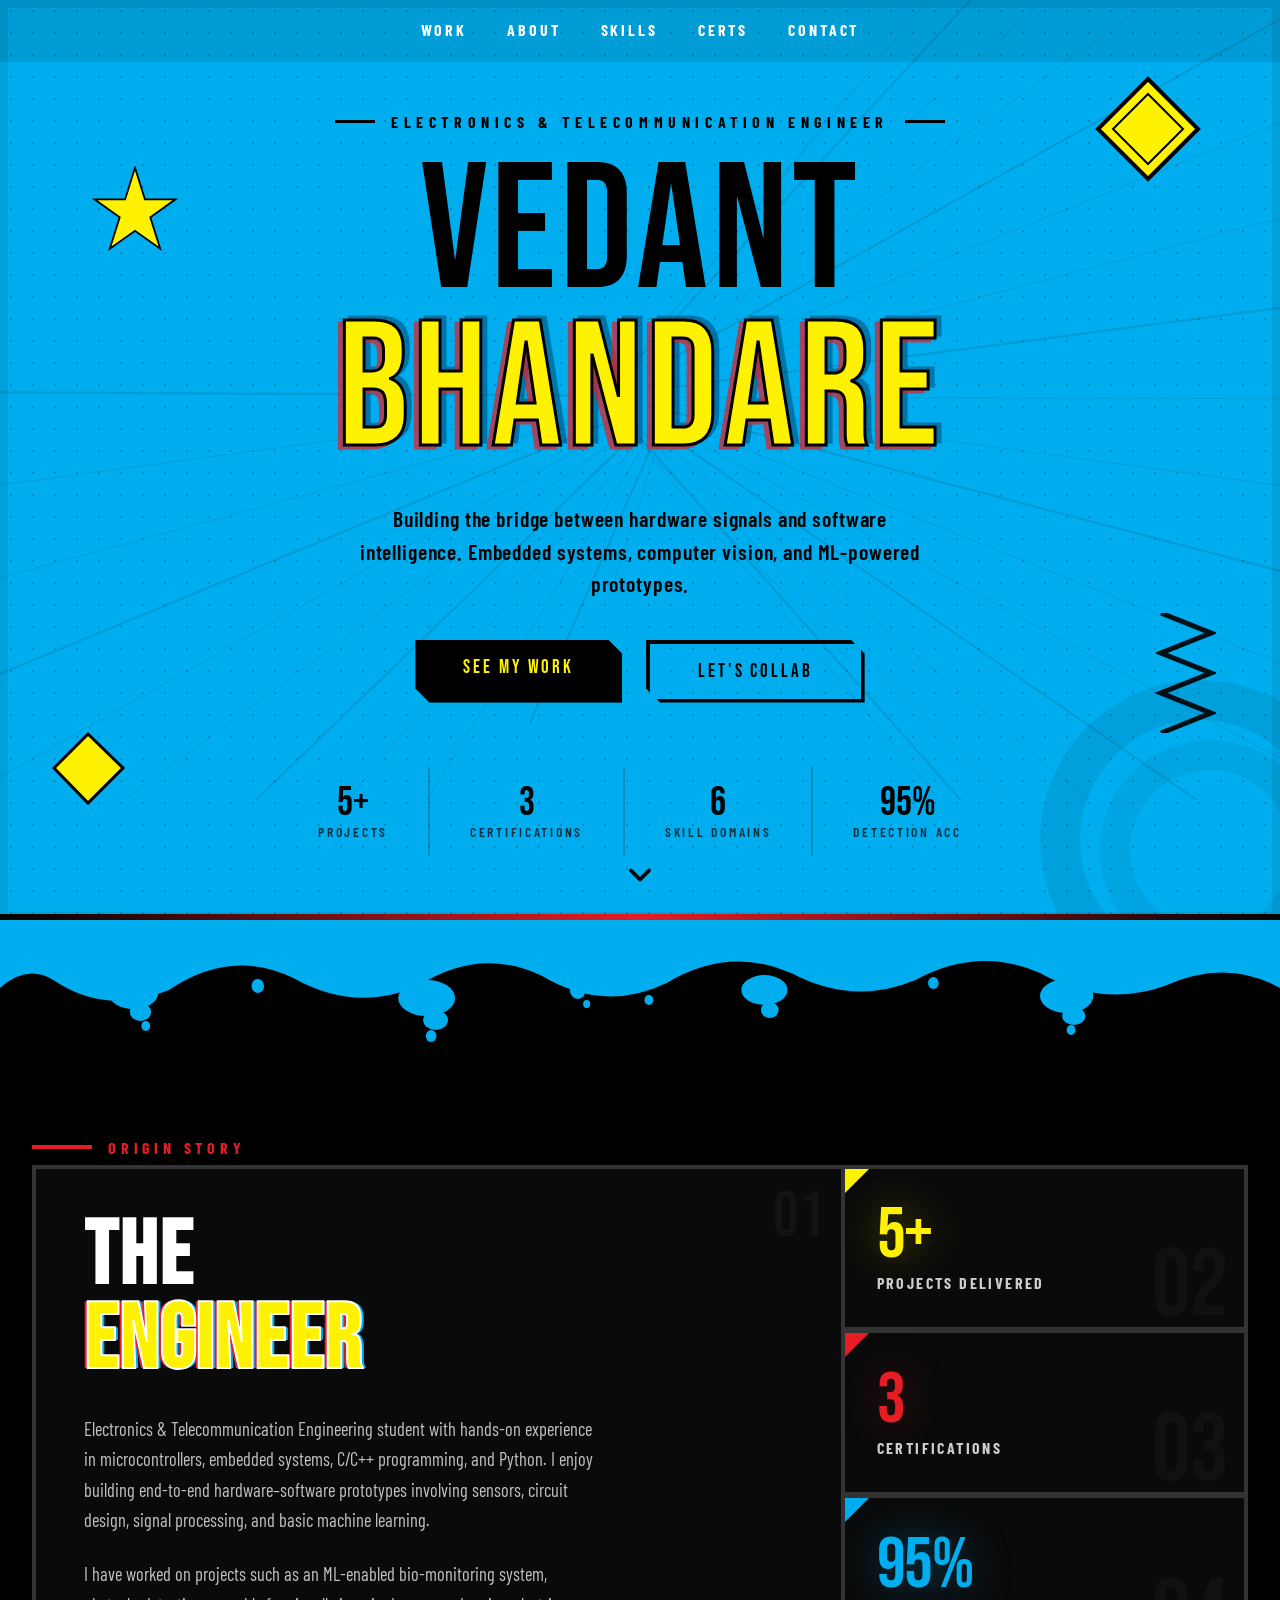
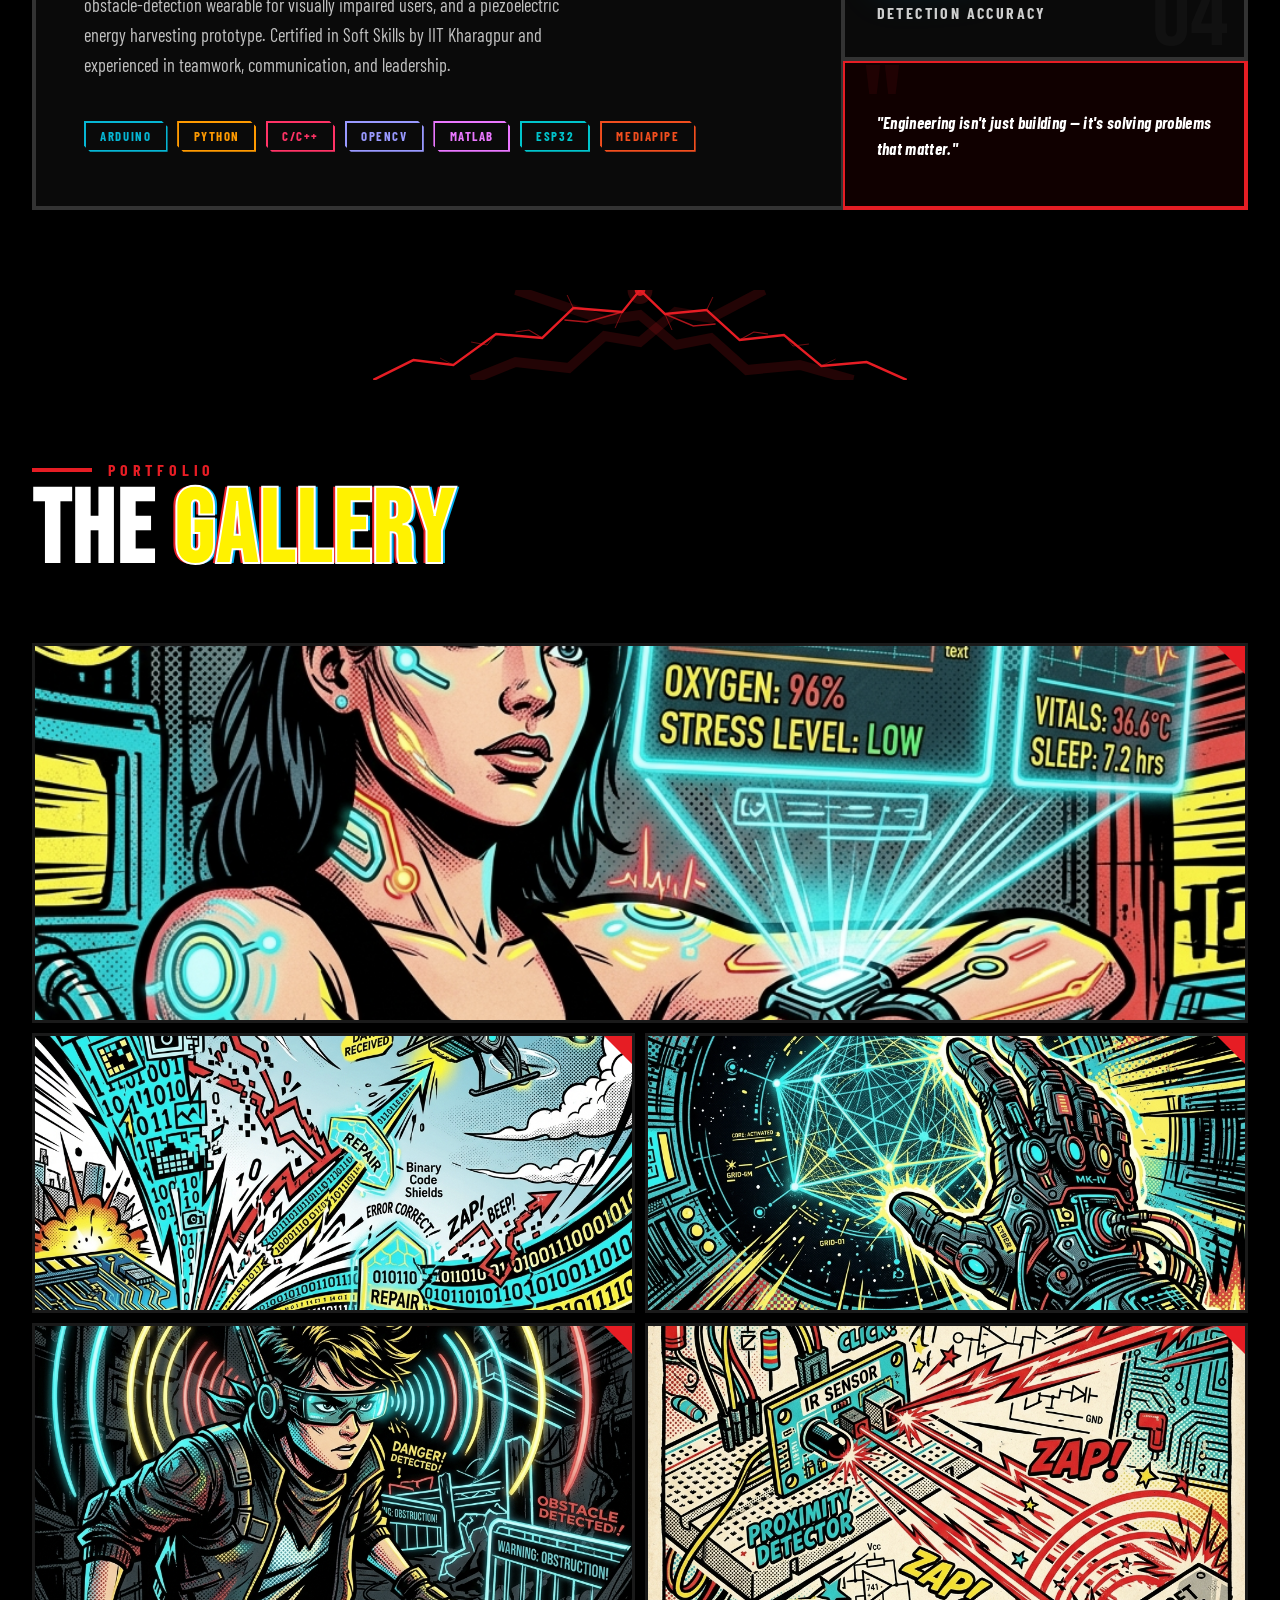
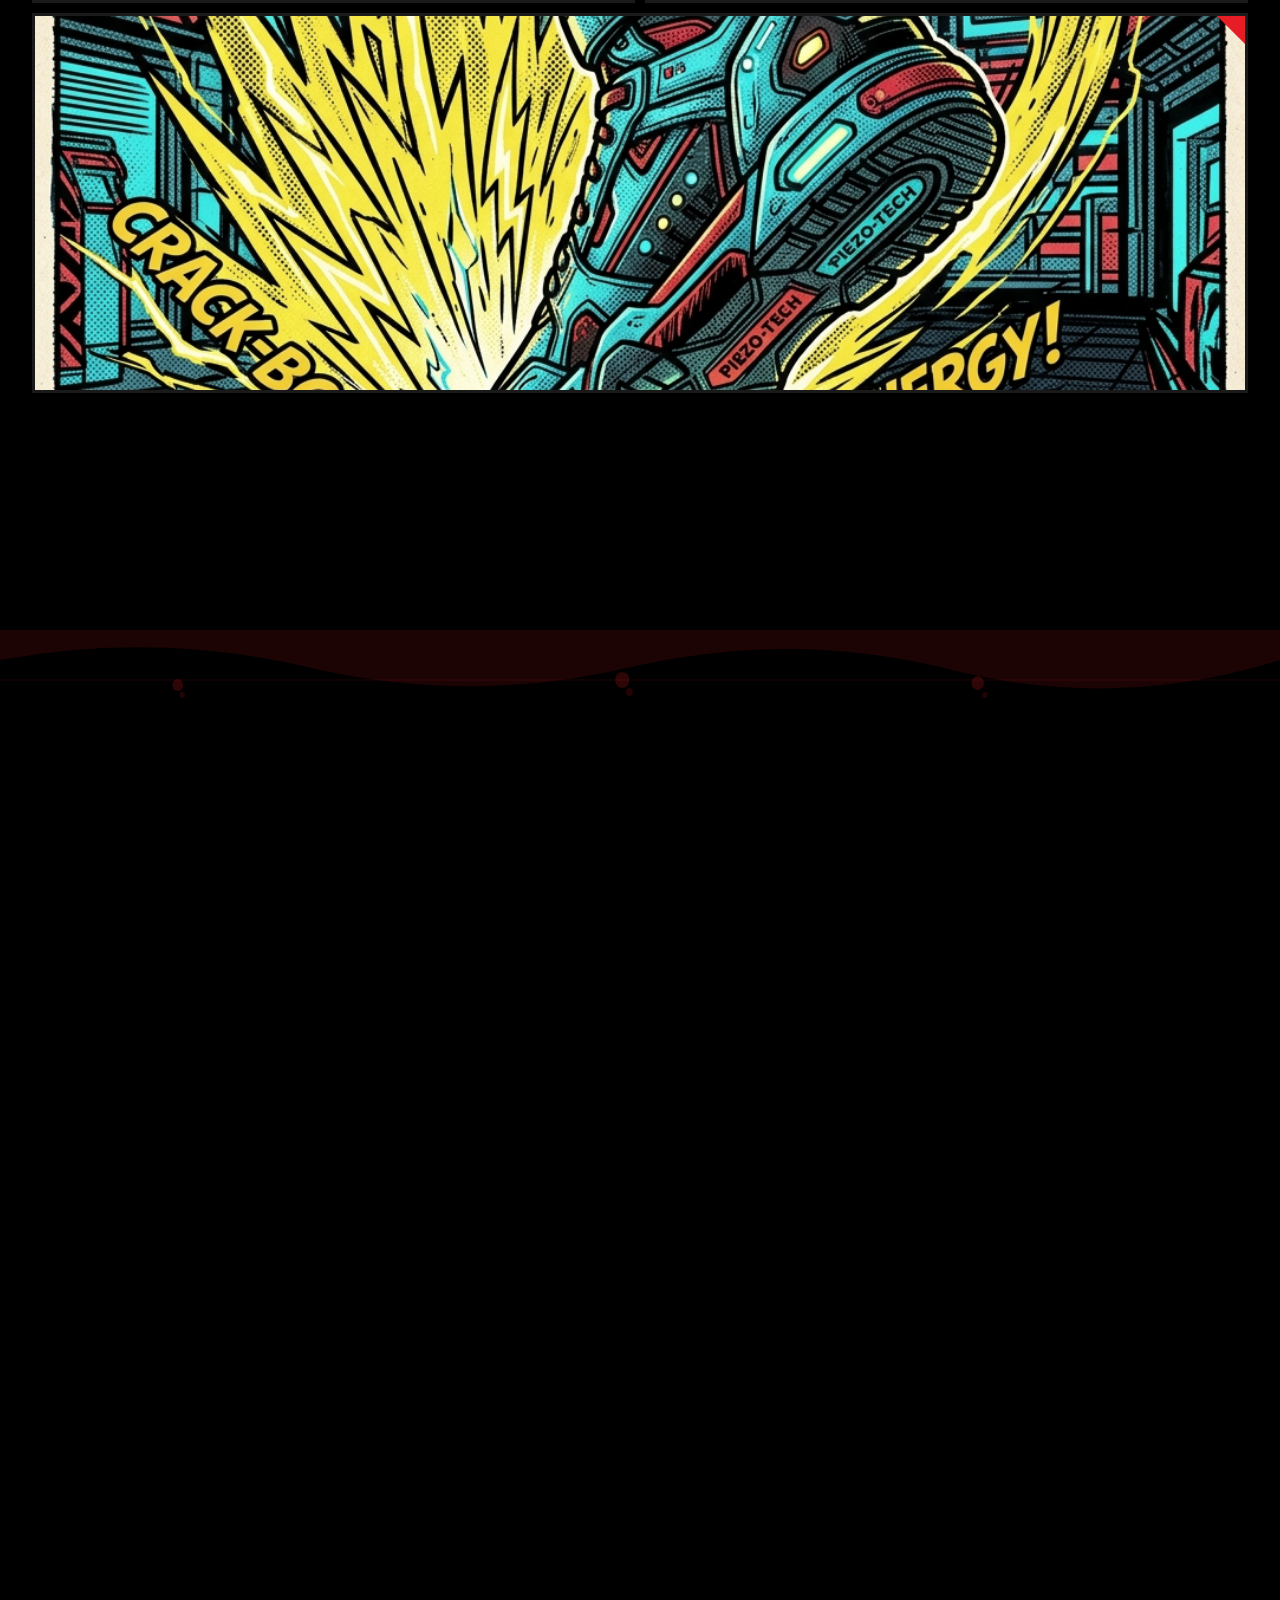
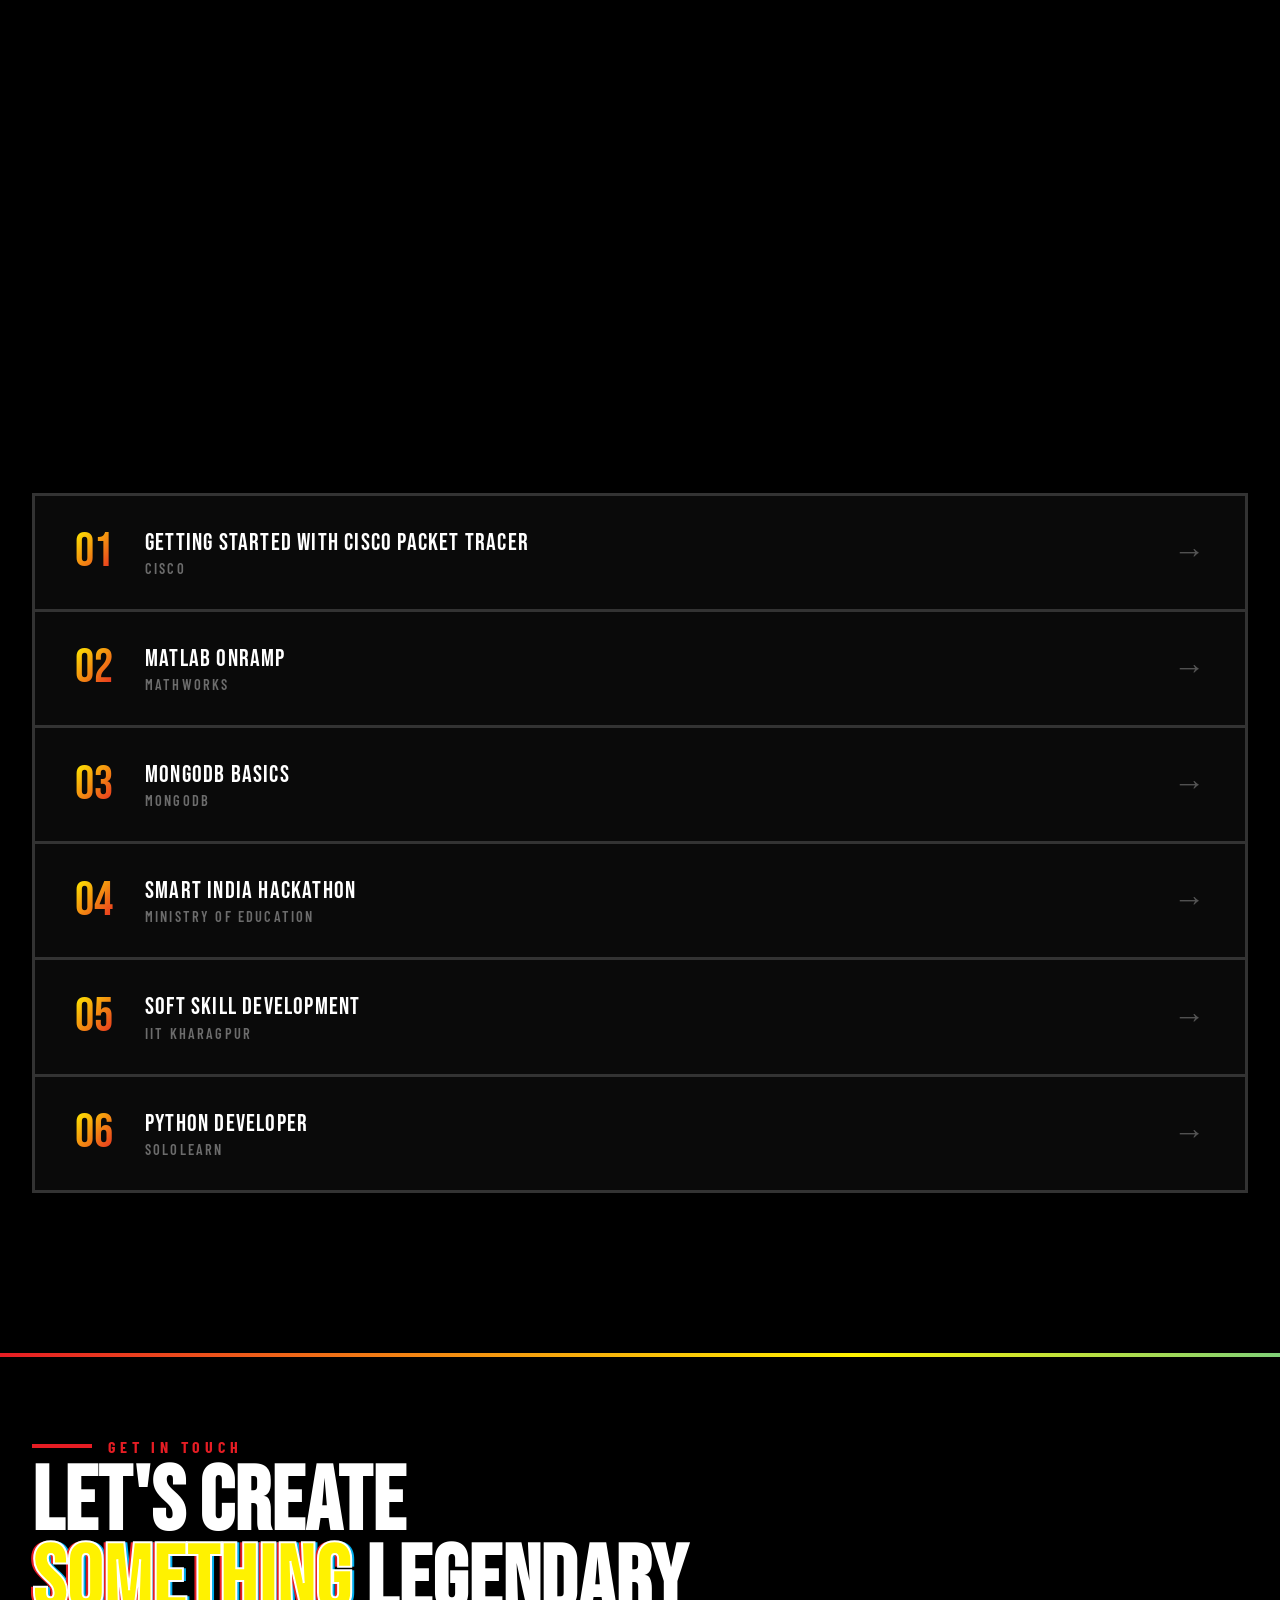
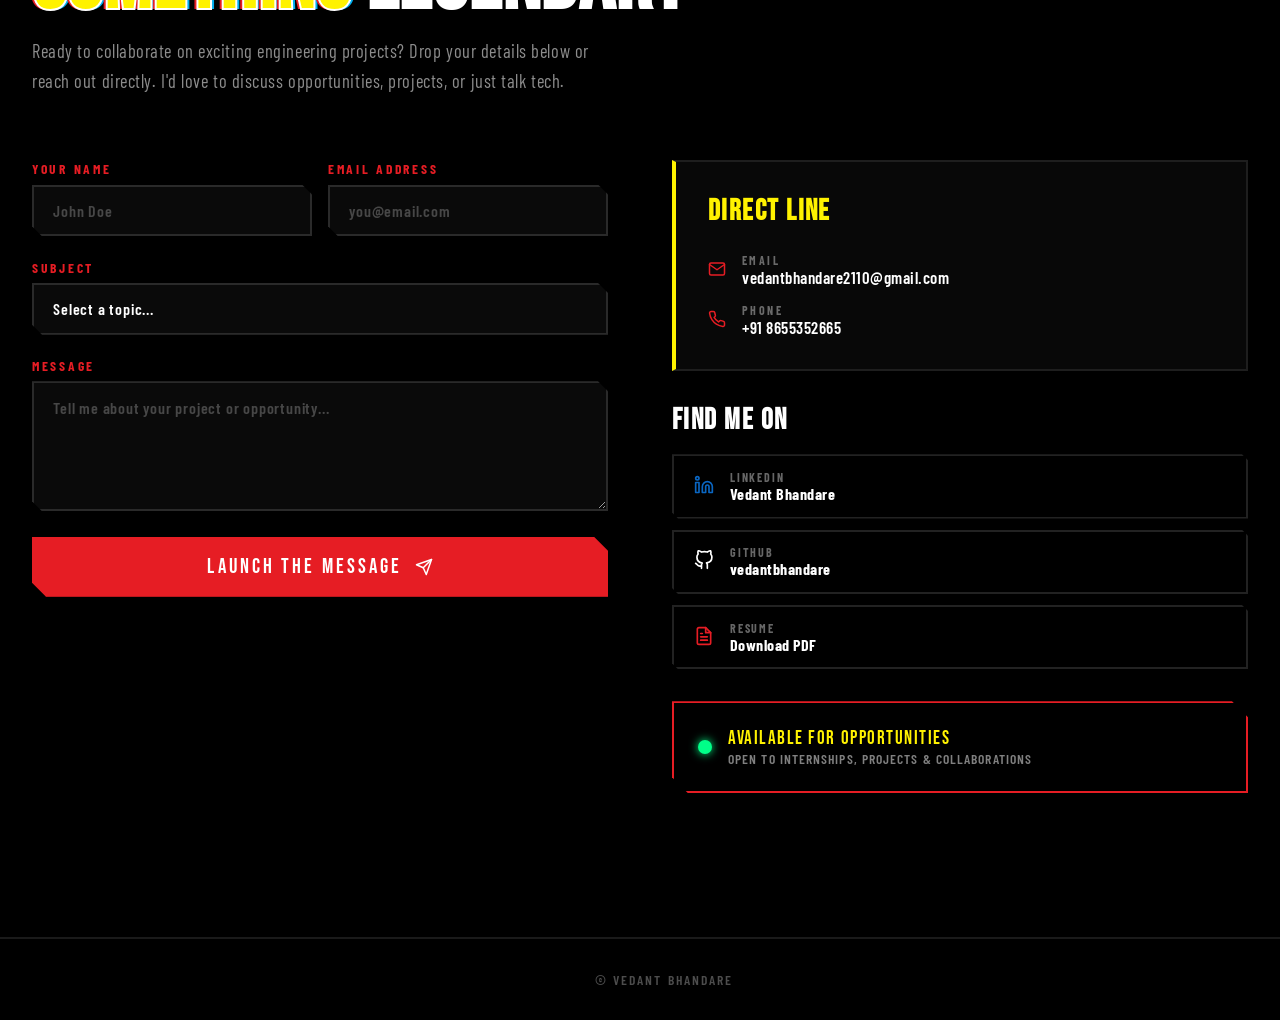
<file: index.html>
<!DOCTYPE html>
<html lang="en">
<head>
    <meta charset="UTF-8">
    <meta name="viewport" content="width=device-width, initial-scale=1.0">
    <title>Vedant Bhandare — Electronics & Embedded Systems Engineer</title>
    <meta name="description" content="Vedant Bhandare — Electronics & Telecommunication Engineering student. Portfolio showcasing embedded systems, computer vision, and hardware projects.">
    <meta name="author" content="Vedant Bhandare">
    <meta name="theme-color" content="#00AEEF">
    <link rel="stylesheet" href="style.css">
</head>
<body>

    <!-- ============================================
         NAVIGATION
         ============================================ -->
    <header class="nav" id="main-nav">
        <div class="nav-inner">
            <div class="nav-logo" id="nav-logo">
                <span class="nav-logo-accent"></span>
                <span class="nav-logo-text"></span>
            </div>
            <nav class="nav-links" id="nav-links">
                <a href="#projects" class="nav-link">WORK</a>
                <a href="#about" class="nav-link">ABOUT</a>
                <a href="#skills" class="nav-link">SKILLS</a>
                <a href="#certificates" class="nav-link">CERTS</a>
                <a href="#contact" class="nav-link">CONTACT</a>
            </nav>
           <button class="nav-toggle" id="nav-toggle" aria-label="Toggle navigation">
                <span></span>
                <span></span>
                <span></span>
            </button>
        </div>
        <div class="nav-mobile" id="nav-mobile">
            <a href="#projects">WORK</a>
            <a href="#about">ABOUT</a>
            <a href="#skills">SKILLS</a>
            <a href="#certificates">CERTS</a>
            <a href="#contact">CONTACT</a>
        </div>
    </header>

    <!-- ============================================
         HERO SECTION
         ============================================ -->
    <section class="hero" id="hero">
        <!-- Halftone dot overlay -->
        <div class="hero-halftone"></div>

        <!-- Speed lines SVG -->
        <svg class="hero-speed-lines" viewBox="0 0 1440 900" preserveAspectRatio="xMidYMid slice">
            <line x1="756" y1="447" x2="2120" y2="450" stroke="#000" stroke-width="1"/>
            <line x1="752" y1="436" x2="2088" y2="262" stroke="#000" stroke-width="2.5"/>
            <line x1="747" y1="428" x2="1996" y2="99" stroke="#000" stroke-width="1"/>
            <line x1="739" y1="422" x2="1858" y2="-31" stroke="#000" stroke-width="1"/>
            <line x1="730" y1="418" x2="1694" y2="-120" stroke="#000" stroke-width="2.5"/>
            <line x1="720" y1="417" x2="1520" y2="-162" stroke="#000" stroke-width="1"/>
            <line x1="710" y1="418" x2="1346" y2="-155" stroke="#000" stroke-width="1"/>
            <line x1="701" y1="422" x2="1187" y2="-103" stroke="#000" stroke-width="2.5"/>
            <line x1="694" y1="428" x2="1055" y2="-14" stroke="#000" stroke-width="1"/>
            <line x1="689" y1="436" x2="959" y2="99" stroke="#000" stroke-width="1"/>
            <line x1="686" y1="445" x2="-680" y2="438" stroke="#000" stroke-width="2.5"/>
            <line x1="686" y1="454" x2="-648" y2="632" stroke="#000" stroke-width="1"/>
            <line x1="689" y1="463" x2="-556" y2="801" stroke="#000" stroke-width="1"/>
            <line x1="694" y1="471" x2="-418" y2="931" stroke="#000" stroke-width="2.5"/>
            <line x1="701" y1="477" x2="-254" y2="1018" stroke="#000" stroke-width="1"/>
            <line x1="710" y1="481" x2="-80" y2="1062" stroke="#000" stroke-width="1"/>
            <line x1="720" y1="483" x2="120" y2="1062" stroke="#000" stroke-width="2.5"/>
            <line x1="730" y1="481" x2="294" y2="1021" stroke="#000" stroke-width="1"/>
            <line x1="739" y1="477" x2="458" y2="937" stroke="#000" stroke-width="1"/>
            <line x1="747" y1="471" x2="596" y2="814" stroke="#000" stroke-width="2.5"/>
            <line x1="752" y1="463" x2="692" y2="651" stroke="#000" stroke-width="1"/>
            <line x1="756" y1="454" x2="2120" y2="638" stroke="#000" stroke-width="1"/>
            <line x1="756" y1="463" x2="2088" y2="812" stroke="#000" stroke-width="2.5"/>
            <line x1="752" y1="471" x2="1996" y2="969" stroke="#000" stroke-width="1"/>
            <line x1="747" y1="477" x2="1858" y2="1080" stroke="#000" stroke-width="1"/>
            <line x1="739" y1="481" x2="1694" y2="1140" stroke="#000" stroke-width="2.5"/>
            <line x1="730" y1="483" x2="1520" y2="1150" stroke="#000" stroke-width="1"/>
            <line x1="720" y1="483" x2="1346" y2="1110" stroke="#000" stroke-width="1"/>
            <line x1="710" y1="481" x2="1187" y2="1020" stroke="#000" stroke-width="2.5"/>
            <line x1="701" y1="477" x2="1055" y2="897" stroke="#000" stroke-width="1"/>
            <line x1="694" y1="471" x2="959" y2="747" stroke="#000" stroke-width="1"/>
        </svg>

        <!-- Comic panel border -->
        <div class="hero-panel-border"></div>

        <!-- Rotating diamond top-right -->
        <div class="hero-diamond-1">
            <svg width="110" height="110" viewBox="0 0 110 110">
                <polygon points="55,5 105,55 55,105 5,55" fill="#FFF200" stroke="#000" stroke-width="4"/>
                <polygon points="55,20 90,55 55,90 20,55" fill="none" stroke="#000" stroke-width="2"/>
            </svg>
        </div>

        <!-- Rotating diamond bottom-left -->
        <div class="hero-diamond-2">
            <svg width="75" height="75" viewBox="0 0 75 75">
                <polygon points="37,3 72,37 37,72 3,37" fill="#FFF200" stroke="#000" stroke-width="3"/>
            </svg>
        </div>

        <!-- Pulsing star top-left -->
        <div class="hero-star">
            <svg width="90" height="90" viewBox="0 0 100 100">
                <polygon points="50,2 61,37 95,37 67,57 78,92 50,72 22,92 33,57 5,37 39,37" fill="#FFF200" stroke="#000" stroke-width="2"/>
            </svg>
        </div>

        <!-- Zigzag accent bottom-right -->
        <div class="hero-zigzag">
            <svg width="60" height="120" viewBox="0 0 60 120">
                <polyline points="5,0 55,20 5,40 55,60 5,80 55,100 5,120" stroke="#000" stroke-width="5" fill="none"/>
            </svg>
        </div>

        <!-- Decorative circles -->
        <div class="hero-circle-1"></div>
        <div class="hero-circle-2"></div>

        <!-- Main content -->
        <div class="hero-content">
            <div class="hero-eyebrow reveal">
                <span class="hero-eyebrow-line"></span>
                <span class="hero-eyebrow-text">Electronics &amp; Telecommunication Engineer</span>
                <span class="hero-eyebrow-line"></span>
            </div>

            <div class="reveal reveal-delay-1">
                <span class="hero-title-main">VEDANT</span>
            </div>

            <div class="reveal reveal-delay-2">
                <span class="hero-title-accent">BHANDARE</span>
            </div>

            <p class="hero-subtitle reveal reveal-delay-3">
                Building the bridge between hardware signals and software intelligence.
                Embedded systems, computer vision, and ML-powered prototypes.
            </p>

            <div class="hero-cta-group reveal reveal-delay-3">
                <a href="#projects" class="hero-btn-primary">SEE MY WORK</a>
                <a href="#contact" class="hero-btn-secondary">LET'S COLLAB</a>
            </div>

            <div class="hero-stats reveal reveal-delay-4">
                <div class="hero-stat">
                    <div class="hero-stat-num">5+</div>
                    <div class="hero-stat-label">Projects</div>
                </div>
                <div class="hero-stat">
                    <div class="hero-stat-num">3</div>
                    <div class="hero-stat-label">Certifications</div>
                </div>
                <div class="hero-stat">
                    <div class="hero-stat-num">6</div>
                    <div class="hero-stat-label">Skill Domains</div>
                </div>
                <div class="hero-stat">
                    <div class="hero-stat-num">95%</div>
                    <div class="hero-stat-label">Detection Acc</div>
                </div>
            </div>
        </div>

        <!-- Scroll arrow -->
        <div class="hero-scroll">
            <svg viewBox="0 0 24 24" fill="none" stroke="currentColor" stroke-width="2.5" stroke-linecap="round" stroke-linejoin="round">
                <polyline points="6 9 12 15 18 9"></polyline>
            </svg>
        </div>

        <!-- Bottom edge gradient -->
        <div class="hero-bottom-edge"></div>
    </section>

    <!-- ============================================
         INK SPLATTER DIVIDER
         ============================================ -->
    <div class="divider-ink">
        <svg viewBox="0 0 1440 140" preserveAspectRatio="none">
            <path d="M0,0 L1440,0 L1440,70 Q1380,40 1310,68 Q1240,90 1170,55 Q1100,28 1030,62 Q960,88 890,55 Q820,28 750,65 Q680,95 610,58 Q540,28 470,68 Q400,95 330,60 Q260,30 190,72 Q120,98 60,62 Q30,46 0,70 Z" fill="#00AEEF"/>
            <ellipse cx="150" cy="75" rx="28" ry="16" fill="#00AEEF"/>
            <ellipse cx="158" cy="94" rx="12" ry="9" fill="#00AEEF"/>
            <circle cx="164" cy="108" r="5" fill="#00AEEF"/>
            <ellipse cx="480" cy="80" rx="32" ry="18" fill="#00AEEF"/>
            <ellipse cx="490" cy="102" rx="14" ry="10" fill="#00AEEF"/>
            <circle cx="485" cy="118" r="6" fill="#00AEEF"/>
            <ellipse cx="860" cy="72" rx="26" ry="15" fill="#00AEEF"/>
            <ellipse cx="866" cy="92" rx="10" ry="8" fill="#00AEEF"/>
            <ellipse cx="1200" cy="78" rx="30" ry="17" fill="#00AEEF"/>
            <ellipse cx="1208" cy="98" rx="13" ry="9" fill="#00AEEF"/>
            <circle cx="1205" cy="112" r="5" fill="#00AEEF"/>
            <circle cx="290" cy="68" r="7" fill="#00AEEF"/>
            <circle cx="650" cy="72" r="9" fill="#00AEEF"/>
            <circle cx="660" cy="86" r="4" fill="#00AEEF"/>
            <circle cx="1050" cy="65" r="6" fill="#00AEEF"/>
            <circle cx="380" cy="62" r="5" fill="#00AEEF"/>
            <circle cx="950" cy="60" r="8" fill="#00AEEF"/>
            <circle cx="730" cy="82" r="5" fill="#00AEEF"/>
        </svg>
    </div>

    <!-- ============================================
         ABOUT SECTION
         ============================================ -->
    <section class="section" id="about">
        <div class="container">
            <div class="section-label reveal-left">
                <div class="section-label-line" style="background: #E61D24;"></div>
                <span class="section-label-text" style="color: #E61D24;">Origin Story</span>
            </div>

            <div class="about-panels">
                <!-- Left — main bio panel -->
                <div class="about-main reveal">
                    <div class="about-panel-num">01</div>
                    <h2 class="about-heading">THE</h2>
                    <h2 class="about-heading-accent">ENGINEER</h2>

                    <p class="about-text">
                        Electronics &amp; Telecommunication Engineering student with hands-on experience in microcontrollers, embedded systems, C/C++ programming, and Python. I enjoy building end-to-end hardware–software prototypes involving sensors, circuit design, signal processing, and basic machine learning.
                    </p>
                    <p class="about-text">
                        I have worked on projects such as an ML-enabled bio-monitoring system, obstacle-detection wearable for visually impaired users, and a piezoelectric energy harvesting prototype. Certified in Soft Skills by IIT Kharagpur and experienced in teamwork, communication, and leadership.
                    </p>

                    <div class="tool-badges">
                        <span class="tool-badge" style="color: #06B6D4; border-color: #06B6D4;">Arduino</span>
                        <span class="tool-badge" style="color: #FF9A00; border-color: #FF9A00;">Python</span>
                        <span class="tool-badge" style="color: #FF3366; border-color: #FF3366;">C/C++</span>
                        <span class="tool-badge" style="color: #9999FF; border-color: #9999FF;">OpenCV</span>
                        <span class="tool-badge" style="color: #EA77FF; border-color: #EA77FF;">MATLAB</span>
                        <span class="tool-badge" style="color: #00C4CC; border-color: #00C4CC;">ESP32</span>
                        <span class="tool-badge" style="color: #F24E1E; border-color: #F24E1E;">MediaPipe</span>
                    </div>
                </div>

                <!-- Right — stats panels stacked -->
                <div class="about-stats-col">
                    <div class="stat-panel reveal-right">
                        <div class="stat-watermark">02</div>
                        <div class="stat-num" style="color: #FFF200; filter: drop-shadow(0 0 20px rgba(255,242,0,0.33));">5+</div>
                        <div class="stat-label">Projects Delivered</div>
                        <div class="stat-corner" style="border-color: #FFF200 transparent transparent transparent;"></div>
                    </div>
                    <div class="stat-panel reveal-right reveal-delay-1">
                        <div class="stat-watermark">03</div>
                        <div class="stat-num" style="color: #E61D24; filter: drop-shadow(0 0 20px rgba(230,29,36,0.33));">3</div>
                        <div class="stat-label">Certifications</div>
                        <div class="stat-corner" style="border-color: #E61D24 transparent transparent transparent;"></div>
                    </div>
                    <div class="stat-panel reveal-right reveal-delay-2">
                        <div class="stat-watermark">04</div>
                        <div class="stat-num" style="color: #00AEEF; filter: drop-shadow(0 0 20px rgba(0,174,239,0.33));">95%</div>
                        <div class="stat-label">Detection Accuracy</div>
                        <div class="stat-corner" style="border-color: #00AEEF transparent transparent transparent;"></div>
                    </div>
                    <div class="about-quote reveal-right reveal-delay-3">
                        <div class="about-quote-mark">"</div>
                        <p class="about-quote-text">
                            "Engineering isn't just building — it's solving problems that matter."
                        </p>
                    </div>
                </div>
            </div>
        </div>
    </section>

    <!-- ============================================
         CRACKING GLASS DIVIDER
         ============================================ -->
    <div class="divider-crack">
        <svg viewBox="0 0 1440 90" preserveAspectRatio="none">
            <path d="M580,0 L680,30 L720,25 L760,55 L800,48 L840,80 L900,75 L960,90" stroke="#E61D24" stroke-width="10" fill="none" opacity="0.15"/>
            <path d="M860,0 L800,28 L760,22 L720,52 L680,46 L640,78 L580,72 L530,90" stroke="#E61D24" stroke-width="10" fill="none" opacity="0.15"/>
            <path d="M720,0 L700,22 L645,18 L610,48 L558,44 L510,75 L465,70 L420,90" stroke="#E61D24" stroke-width="2.5" fill="none"/>
            <path d="M720,0 L748,24 L795,20 L832,50 L882,45 L924,76 L975,72 L1020,90" stroke="#E61D24" stroke-width="2.5" fill="none"/>
            <path d="M700,22 L660,32 L635,30" stroke="#E61D24" stroke-width="1.5" fill="none" opacity="0.75"/>
            <path d="M700,22 L692,38" stroke="#E61D24" stroke-width="1" fill="none" opacity="0.5"/>
            <path d="M645,18 L638,5" stroke="#E61D24" stroke-width="1" fill="none" opacity="0.55"/>
            <path d="M610,48 L595,40 L580,42" stroke="#E61D24" stroke-width="1.2" fill="none" opacity="0.6"/>
            <path d="M558,44 L548,55 L530,52" stroke="#E61D24" stroke-width="1" fill="none" opacity="0.5"/>
            <path d="M748,24 L780,36 L805,34" stroke="#E61D24" stroke-width="1.5" fill="none" opacity="0.75"/>
            <path d="M748,24 L756,40" stroke="#E61D24" stroke-width="1" fill="none" opacity="0.5"/>
            <path d="M795,20 L802,7" stroke="#E61D24" stroke-width="1" fill="none" opacity="0.55"/>
            <path d="M832,50 L848,42 L864,44" stroke="#E61D24" stroke-width="1.2" fill="none" opacity="0.6"/>
            <path d="M882,45 L892,56 L910,54" stroke="#E61D24" stroke-width="1" fill="none" opacity="0.5"/>
            <path d="M510,75 L495,68" stroke="#E61D24" stroke-width="0.8" fill="none" opacity="0.45"/>
            <path d="M924,76 L940,69" stroke="#E61D24" stroke-width="0.8" fill="none" opacity="0.45"/>
            <circle cx="720" cy="0" r="6" fill="#E61D24" opacity="0.9"/>
            <circle cx="720" cy="0" r="14" fill="#E61D24" opacity="0.2"/>
        </svg>
    </div>

    <!-- ============================================
         PROJECTS / GALLERY SECTION
         ============================================ -->
    <section class="section" id="projects">
        <div class="container">
            <div class="gallery-header">
                <div class="section-label reveal-left">
                    <div class="section-label-line" style="background: #E61D24;"></div>
                    <span class="section-label-text" style="color: #E61D24;">Portfolio</span>
                </div>
                <h2 class="section-title reveal">THE <span class="section-title-accent">GALLERY</span></h2>
            </div>

            <div class="gallery-grid">
                <!-- Featured: Bio-monitoring -->
                <a href="https://drive.google.com/drive/u/0/folders/1L9eINkBOlEpBXUjSU-nZGQXliHa2o8Et" target="_blank" rel="noopener noreferrer" class="gallery-item featured reveal" id="project-bio">
                    <div class="gallery-item-visual">
                        <img src="images/project_bio.png" alt="Bio-monitoring system" class="gallery-item-img" loading="lazy">
                    </div>
                    <div class="gallery-item-overlay">
                        <span class="gallery-item-category">Machine Learning</span>
                        <h3 class="gallery-item-title">BIO-MONITORING SYSTEM</h3>
                        <p class="gallery-item-subtitle">ML-Powered Real-Time Health Coach</p>
                        <div class="gallery-item-tags">
                            <span class="gallery-item-tag">ML</span>
                            <span class="gallery-item-tag">SENSORS</span>
                            <span class="gallery-item-tag">PYTHON</span>
                            <span class="gallery-item-tag">REAL-TIME</span>
                        </div>
                        <span class="gallery-item-link">VIEW PROJECT →</span>
                    </div>
                    <div class="gallery-item-corner"></div>
                </a>

                <!-- FPGA UAV Error Correction -->
                <a href="https://drive.google.com/drive/u/0/folders/11sZzbSzy00D9Fnclp8BrneaxXsDvGoEm" target="_blank" rel="noopener noreferrer" class="gallery-item reveal reveal-delay-1" id="project-fec">
                    <div class="gallery-item-visual">
                        <img src="images/project_fec.png" alt="FPGA Error Correction" class="gallery-item-img" loading="lazy">
                    </div>
                    <div class="gallery-item-overlay">
                        <span class="gallery-item-category">Verilog & MATLAB</span>
                        <h3 class="gallery-item-title">FPGA ERROR CORRECTION</h3>
                        <p class="gallery-item-subtitle">Image Transmission Error Correction for UAVs</p>
                        <div class="gallery-item-tags">
                            <span class="gallery-item-tag">VERILOG</span>
                            <span class="gallery-item-tag">MATLAB</span>
                            <span class="gallery-item-tag">FPGA</span>
                            <span class="gallery-item-tag">UAV</span>
                        </div>
                        <span class="gallery-item-link">VIEW PROJECT →</span>
                    </div>
                    <div class="gallery-item-corner"></div>
                </a>

                <!-- 3D Object Gesture Viewer -->
                <a href="https://github.com/vedantbhandare/gesture_3d_viewer" target="_blank" rel="noopener noreferrer" class="gallery-item reveal reveal-delay-1" id="project-gesture">
                    <div class="gallery-item-visual">
                        <img src="images/project_gesture.png" alt="Hand gesture tracking" class="gallery-item-img" loading="lazy">
                    </div>
                    <div class="gallery-item-overlay">
                        <span class="gallery-item-category">Computer Vision</span>
                        <h3 class="gallery-item-title">3D GESTURE VIEWER</h3>
                        <p class="gallery-item-subtitle">Touch-Free 3D Object Manipulation</p>
                        <div class="gallery-item-tags">
                            <span class="gallery-item-tag">OPENCV</span>
                            <span class="gallery-item-tag">MEDIAPIPE</span>
                            <span class="gallery-item-tag">HCI</span>
                        </div>
                        <span class="gallery-item-link">VIEW PROJECT →</span>
                    </div>
                    <div class="gallery-item-corner"></div>
                </a>

                <!-- Smart Obstacle Detection -->
                <a href="https://drive.google.com/drive/u/0/folders/1u1bt5N9i1OVi7PZ1X9NjJPRFROhRDN_-" target="_blank" rel="noopener noreferrer" class="gallery-item reveal reveal-delay-2" id="project-obstacle">
                    <div class="gallery-item-visual">
                        <img src="images/project_obstacle.png" alt="Arduino obstacle detection" class="gallery-item-img" loading="lazy">
                    </div>
                    <div class="gallery-item-overlay">
                        <span class="gallery-item-category">Embedded Systems</span>
                        <h3 class="gallery-item-title">OBSTACLE DETECTOR</h3>
                        <p class="gallery-item-subtitle">Wearable for Visually Impaired</p>
                        <div class="gallery-item-tags">
                            <span class="gallery-item-tag">ARDUINO</span>
                            <span class="gallery-item-tag">C++</span>
                            <span class="gallery-item-tag">WEARABLE</span>
                        </div>
                        <span class="gallery-item-link">VIEW PROJECT →</span>
                    </div>
                    <div class="gallery-item-corner"></div>
                </a>

                <!-- IR Obstacle Detector -->
                <a href="https://drive.google.com/drive/u/0/folders/1qzK5hBwx7yV5Dep93hAikVFfNhekKL03" target="_blank" rel="noopener noreferrer" class="gallery-item reveal reveal-delay-1" id="project-ir">
                    <div class="gallery-item-visual">
                        <img src="images/project_ir.png" alt="IR proximity sensor" class="gallery-item-img" loading="lazy">
                    </div>
                    <div class="gallery-item-overlay">
                        <span class="gallery-item-category">Analog Electronics</span>
                        <h3 class="gallery-item-title">IR DETECTOR</h3>
                        <p class="gallery-item-subtitle">Infrared Proximity Sensor</p>
                        <div class="gallery-item-tags">
                            <span class="gallery-item-tag">IR SENSOR</span>
                            <span class="gallery-item-tag">OP-AMP</span>
                            <span class="gallery-item-tag">ANALOG</span>
                        </div>
                        <span class="gallery-item-link">VIEW PROJECT →</span>
                    </div>
                    <div class="gallery-item-corner"></div>
                </a>

                <!-- Footstep Energy Generator -->
                <a href="https://drive.google.com/drive/u/0/folders/1KK8bWVIbtewx_nH45o5s3GwNPfIaIdbV" target="_blank" rel="noopener noreferrer" class="gallery-item featured reveal reveal-delay-2" id="project-energy">
                    <div class="gallery-item-visual">
                        <img src="images/project_energy.png" alt="Piezoelectric energy harvesting" class="gallery-item-img" loading="lazy">
                    </div>
                    <div class="gallery-item-overlay">
                        <span class="gallery-item-category">Energy & IoT</span>
                        <h3 class="gallery-item-title">ENERGY GENERATOR</h3>
                        <p class="gallery-item-subtitle">Piezoelectric Footstep Harvester</p>
                        <div class="gallery-item-tags">
                            <span class="gallery-item-tag">PIEZOELECTRIC</span>
                            <span class="gallery-item-tag">ENERGY</span>
                            <span class="gallery-item-tag">IOT</span>
                        </div>
                        <span class="gallery-item-link">VIEW PROJECT →</span>
                    </div>
                    <div class="gallery-item-corner"></div>
                </a>
            </div>

            <div class="gallery-bottom-cta reveal">
                <p class="gallery-bottom-text">This is just a taste. More projects coming soon.</p>
                <a href="#contact" class="gallery-bottom-btn">COMMISSION A PROJECT</a>
            </div>
        </div>
    </section>

    <!-- ============================================
         DARK INK SPLATTER DIVIDER
         ============================================ -->
    <div class="divider-ink-dark">
        <svg viewBox="0 0 1440 100" preserveAspectRatio="none">
            <path d="M0,30 Q180,0 360,40 Q540,75 720,35 Q900,0 1080,42 Q1260,80 1440,30 L1440,0 L0,0 Z" fill="#E61D24" opacity="0.12"/>
            <line x1="0" y1="50" x2="1440" y2="50" stroke="#E61D24" stroke-width="1" opacity="0.15"/>
            <circle cx="200" cy="55" r="6" fill="#E61D24" opacity="0.2"/>
            <circle cx="205" cy="65" r="3" fill="#E61D24" opacity="0.15"/>
            <circle cx="700" cy="50" r="8" fill="#E61D24" opacity="0.2"/>
            <circle cx="708" cy="62" r="4" fill="#E61D24" opacity="0.15"/>
            <circle cx="1100" cy="53" r="7" fill="#E61D24" opacity="0.2"/>
            <circle cx="1108" cy="65" r="3" fill="#E61D24" opacity="0.15"/>
        </svg>
    </div>

    <!-- ============================================
         SKILLS SECTION
         ============================================ -->
    <section class="section" id="skills">
        <div class="container">
            <div class="section-label reveal-left">
                <div class="section-label-line" style="background: #FFF200;"></div>
                <span class="section-label-text" style="color: #FFF200;">Arsenal</span>
            </div>
            <h2 class="section-title reveal">POWER <span class="section-title-accent">LEVELS</span></h2>

            <div class="skills-grid">
                <!-- Skill bars -->
                <div class="skill-bars">
                    <div class="reveal">
                        <div class="skill-bar-header">
                            <span class="skill-bar-name">Python</span>
                            <span class="skill-bar-pct" style="color: #FF9A00;">90%</span>
                        </div>
                        <div class="skill-track">
                            <div class="skill-fill" data-width="90" style="background: linear-gradient(90deg, #FF9A0099, #FF9A00); box-shadow: 0 0 12px #FF9A0066;">
                                <div class="skill-fill-shimmer" style="background: linear-gradient(90deg, transparent, #FF9A00);"></div>
                            </div>
                        </div>
                        <p class="skill-desc">Data analysis, ML models, automation, scripting</p>
                    </div>
                    <div class="reveal reveal-delay-1">
                        <div class="skill-bar-header">
                            <span class="skill-bar-name">Embedded Systems</span>
                            <span class="skill-bar-pct" style="color: #31A8FF;">92%</span>
                        </div>
                        <div class="skill-track">
                            <div class="skill-fill" data-width="92" style="background: linear-gradient(90deg, #31A8FF99, #31A8FF); box-shadow: 0 0 12px #31A8FF66;">
                                <div class="skill-fill-shimmer" style="background: linear-gradient(90deg, transparent, #31A8FF);"></div>
                            </div>
                        </div>
                        <p class="skill-desc">Arduino, ESP32, sensor integration, UART/I2C protocols</p>
                    </div>
                    <div class="reveal reveal-delay-1">
                        <div class="skill-bar-header">
                            <span class="skill-bar-name">C / C++</span>
                            <span class="skill-bar-pct" style="color: #FF3366;">85%</span>
                        </div>
                        <div class="skill-track">
                            <div class="skill-fill" data-width="85" style="background: linear-gradient(90deg, #FF336699, #FF3366); box-shadow: 0 0 12px #FF336666;">
                                <div class="skill-fill-shimmer" style="background: linear-gradient(90deg, transparent, #FF3366);"></div>
                            </div>
                        </div>
                        <p class="skill-desc">Embedded C, DSA, real-time systems programming</p>
                    </div>
                    <div class="reveal reveal-delay-2">
                        <div class="skill-bar-header">
                            <span class="skill-bar-name">Circuit Design</span>
                            <span class="skill-bar-pct" style="color: #00C4CC;">88%</span>
                        </div>
                        <div class="skill-track">
                            <div class="skill-fill" data-width="88" style="background: linear-gradient(90deg, #00C4CC99, #00C4CC); box-shadow: 0 0 12px #00C4CC66;">
                                <div class="skill-fill-shimmer" style="background: linear-gradient(90deg, transparent, #00C4CC);"></div>
                            </div>
                        </div>
                        <p class="skill-desc">PCB design, Multisim, Proteus, analog/digital circuits</p>
                    </div>
                    <div class="reveal reveal-delay-2">
                        <div class="skill-bar-header">
                            <span class="skill-bar-name">Computer Vision</span>
                            <span class="skill-bar-pct" style="color: #9999FF;">80%</span>
                        </div>
                        <div class="skill-track">
                            <div class="skill-fill" data-width="80" style="background: linear-gradient(90deg, #9999FF99, #9999FF); box-shadow: 0 0 12px #9999FF66;">
                                <div class="skill-fill-shimmer" style="background: linear-gradient(90deg, transparent, #9999FF);"></div>
                            </div>
                        </div>
                        <p class="skill-desc">OpenCV, MediaPipe, gesture recognition, real-time CV</p>
                    </div>
                    <div class="reveal reveal-delay-3">
                        <div class="skill-bar-header">
                            <span class="skill-bar-name">Machine Learning</span>
                            <span class="skill-bar-pct" style="color: #EA77FF;">78%</span>
                        </div>
                        <div class="skill-track">
                            <div class="skill-fill" data-width="78" style="background: linear-gradient(90deg, #EA77FF99, #EA77FF); box-shadow: 0 0 12px #EA77FF66;">
                                <div class="skill-fill-shimmer" style="background: linear-gradient(90deg, transparent, #EA77FF);"></div>
                            </div>
                        </div>
                        <p class="skill-desc">Data preprocessing, model training, feature extraction</p>
                    </div>
                    <div class="reveal reveal-delay-3">
                        <div class="skill-bar-header">
                            <span class="skill-bar-name">MATLAB</span>
                            <span class="skill-bar-pct" style="color: #F24E1E;">75%</span>
                        </div>
                        <div class="skill-track">
                            <div class="skill-fill" data-width="75" style="background: linear-gradient(90deg, #F24E1E99, #F24E1E); box-shadow: 0 0 12px #F24E1E66;">
                                <div class="skill-fill-shimmer" style="background: linear-gradient(90deg, transparent, #F24E1E);"></div>
                            </div>
                        </div>
                        <p class="skill-desc">Signal processing, simulations, control systems</p>
                    </div>
                </div>

                <!-- Services / Capabilities -->
                <div class="services-col">
                    <p class="services-heading reveal">— Capabilities —</p>

                    <div class="service-card reveal">
                        <div class="service-card-inner">
                            <span class="service-icon"> </span>
                            <div>
                                <h3 class="service-title">EMBEDDED SYSTEMS</h3>
                                <p class="service-desc">Arduino, ESP32, sensor integration, circuit design, PCB prototyping — end-to-end hardware development.</p>
                            </div>
                        </div>
                        <div class="service-corner"></div>
                    </div>

                    <div class="service-card reveal reveal-delay-1">
                        <div class="service-card-inner">
                            <span class="service-icon"> </span>
                            <div>
                                <h3 class="service-title">COMPUTER VISION</h3>
                                <p class="service-desc">OpenCV, MediaPipe, gesture recognition, landmark extraction, real-time image processing systems.</p>
                            </div>
                        </div>
                        <div class="service-corner"></div>
                    </div>

                    <div class="service-card reveal reveal-delay-2">
                        <div class="service-card-inner">
                            <span class="service-icon"> </span>
                            <div>
                                <h3 class="service-title">MACHINE LEARNING</h3>
                                <p class="service-desc">Data preprocessing, model training, feature extraction, gesture classification, real-time ML inference.</p>
                            </div>
                        </div>
                        <div class="service-corner"></div>
                    </div>

                    <div class="service-card reveal reveal-delay-3">
                        <div class="service-card-inner">
                            <span class="service-icon"></span>
                            <div>
                                <h3 class="service-title">HARDWARE PROTOTYPING</h3>
                                <p class="service-desc">Multisim, Proteus, MATLAB, circuit simulation, wearable device design, IoT fundamentals.</p>
                            </div>
                        </div>
                        <div class="service-corner"></div>
                    </div>

                    <div class="skills-cta-banner reveal reveal-delay-4">
                        <p class="skills-cta-title">READY FOR NEW CHALLENGES</p>
                        <p class="skills-cta-sub">Eager to apply skills to innovative engineering projects</p>
                    </div>
                </div>
            </div>
        </div>
    </section>

    <!-- ============================================
         CERTIFICATES SECTION
         ============================================ -->
    <section class="certs-section" id="certificates">
        <div class="container">
            <div class="section-label reveal-left">
                <div class="section-label-line" style="background: #00AEEF;"></div>
                <span class="section-label-text" style="color: #00AEEF;">Credentials</span>
            </div>
            <h2 class="section-title reveal">THE <span class="section-title-accent">CERTS</span></h2>

            <div class="certs-list">
                <a href="certificates/Getting_Started_with_Cisco_Packet_Tracer_certificate_vedantbhandare2110-gmail-com_c6f35e39-d6ec-4b9e-bcf0-9066de4b13ce.pdf" target="_blank" rel="noopener noreferrer" class="cert-item reveal" id="cert-cisco">
                    <div class="cert-inner">
                        <span class="cert-number">01</span>
                        <div class="cert-details">
                            <span class="cert-name">GETTING STARTED WITH CISCO PACKET TRACER</span>
                            <span class="cert-issuer">Cisco</span>
                        </div>
                        <span class="cert-arrow">→</span>
                    </div>
                </a>
                <a href="certificates/Matlab onramp.pdf" target="_blank" rel="noopener noreferrer" class="cert-item reveal reveal-delay-1" id="cert-matlab">
                    <div class="cert-inner">
                        <span class="cert-number">02</span>
                        <div class="cert-details">
                            <span class="cert-name">MATLAB ONRAMP</span>
                            <span class="cert-issuer">MathWorks</span>
                        </div>
                        <span class="cert-arrow">→</span>
                    </div>
                </a>
                <a href="certificates/mongodb certficate.pdf" target="_blank" rel="noopener noreferrer" class="cert-item reveal reveal-delay-2" id="cert-mongodb">
                    <div class="cert-inner">
                        <span class="cert-number">03</span>
                        <div class="cert-details">
                            <span class="cert-name">MONGODB BASICS</span>
                            <span class="cert-issuer">MongoDB</span>
                        </div>
                        <span class="cert-arrow">→</span>
                    </div>
                </a>
                <a href="certificates/SIH.png" target="_blank" rel="noopener noreferrer" class="cert-item reveal reveal-delay-3" id="cert-sih">
                    <div class="cert-inner">
                        <span class="cert-number">04</span>
                        <div class="cert-details">
                            <span class="cert-name">SMART INDIA HACKATHON</span>
                            <span class="cert-issuer">Ministry of Education</span>
                        </div>
                        <span class="cert-arrow">→</span>
                    </div>
                </a>
                <a href="certificates/Soft Skill Development certificate.pdf" target="_blank" rel="noopener noreferrer" class="cert-item reveal reveal-delay-4" id="cert-softskills">
                    <div class="cert-inner">
                        <span class="cert-number">05</span>
                        <div class="cert-details">
                            <span class="cert-name">SOFT SKILL DEVELOPMENT</span>
                            <span class="cert-issuer">IIT Kharagpur</span>
                        </div>
                        <span class="cert-arrow">→</span>
                    </div>
                </a>
                <a href="certificates/sololearn.pdf.jpg" target="_blank" rel="noopener noreferrer" class="cert-item reveal reveal-delay-5" id="cert-sololearn">
                    <div class="cert-inner">
                        <span class="cert-number">06</span>
                        <div class="cert-details">
                            <span class="cert-name">PYTHON DEVELOPER</span>
                            <span class="cert-issuer">Sololearn</span>
                        </div>
                        <span class="cert-arrow">→</span>
                    </div>
                </a>
            </div>
        </div>
    </section>

    <!-- ============================================
         CONTACT SECTION
         ============================================ -->
    <section class="contact-section" id="contact">
        <div class="contact-accent-bar"></div>
        <div class="container" style="padding-top: 5rem; padding-bottom: 5rem;">

            <div class="contact-header reveal">
                <div class="section-label">
                    <div class="section-label-line" style="background: #E61D24;"></div>
                    <span class="section-label-text" style="color: #E61D24;">Get In Touch</span>
                </div>
                <h2 class="contact-heading">
                    LET'S CREATE<br>
                    <span class="section-title-accent">SOMETHING</span> LEGENDARY
                </h2>
                <p class="contact-desc">
                    Ready to collaborate on exciting engineering projects? Drop your details below or reach out directly.
                    I'd love to discuss opportunities, projects, or just talk tech.
                </p>
            </div>

            <div class="contact-grid">
                <!-- Contact Form -->
                <form class="contact-form reveal-left" id="contact-form" action="https://formspree.io/f/xpzvpwqd" method="POST">
                    <div class="form-row">
                        <div>
                            <label class="form-label">Your Name</label>
                            <input type="text" name="name" placeholder="John Doe" required class="form-input">
                        </div>
                        <div>
                            <label class="form-label">Email Address</label>
                            <input type="email" name="email" placeholder="you@email.com" required class="form-input">
                        </div>
                    </div>
                    <div>
                        <label class="form-label">Subject</label>
                        <select name="subject" required class="form-input form-select">
                            <option value="" disabled selected>Select a topic...</option>
                            <option value="project-collab">Project Collaboration</option>
                            <option value="internship">Internship Opportunity</option>
                            <option value="freelance">Freelance Work</option>
                            <option value="other">Other / General</option>
                        </select>
                    </div>
                    <div>
                        <label class="form-label">Message</label>
                        <textarea name="message" rows="5" placeholder="Tell me about your project or opportunity..." required class="form-input form-textarea"></textarea>
                    </div>
                    <button type="submit" class="form-submit" id="form-submit-btn">
                        LAUNCH THE MESSAGE
                        <svg viewBox="0 0 24 24" fill="none" stroke="currentColor" stroke-width="2" stroke-linecap="round" stroke-linejoin="round"><line x1="22" y1="2" x2="11" y2="13"></line><polygon points="22 2 15 22 11 13 2 9 22 2"></polygon></svg>
                    </button>
                </form>

                <!-- Contact Info -->
                <div class="contact-info reveal-right">
                    <div class="contact-direct">
                        <h3 class="contact-direct-title">DIRECT LINE</h3>
                        <div class="contact-direct-items">
                            <a href="mailto:vedantbhandare2110@gmail.com" class="contact-direct-item" style="text-decoration: none;">
                                <div class="contact-direct-icon">
                                    <svg viewBox="0 0 24 24" fill="none" stroke="currentColor" stroke-width="2" stroke-linecap="round" stroke-linejoin="round"><path d="M4 4h16c1.1 0 2 .9 2 2v12c0 1.1-.9 2-2 2H4c-1.1 0-2-.9-2-2V6c0-1.1.9-2 2-2z"></path><polyline points="22,6 12,13 2,6"></polyline></svg>
                                </div>
                                <div>
                                    <div class="contact-direct-label">Email</div>
                                    <div class="contact-direct-value">vedantbhandare2110@gmail.com</div>
                                </div>
                            </a>
                            <div class="contact-direct-item">
                                <div class="contact-direct-icon">
                                    <svg viewBox="0 0 24 24" fill="none" stroke="currentColor" stroke-width="2" stroke-linecap="round" stroke-linejoin="round"><path d="M22 16.92v3a2 2 0 0 1-2.18 2 19.79 19.79 0 0 1-8.63-3.07 19.5 19.5 0 0 1-6-6 19.79 19.79 0 0 1-3.07-8.67A2 2 0 0 1 4.11 2h3a2 2 0 0 1 2 1.72 12.84 12.84 0 0 0 .7 2.81 2 2 0 0 1-.45 2.11L8.09 9.91a16 16 0 0 0 6 6l1.27-1.27a2 2 0 0 1 2.11-.45 12.84 12.84 0 0 0 2.81.7A2 2 0 0 1 22 16.92z"></path></svg>
                                </div>
                                <div>
                                    <div class="contact-direct-label">Phone</div>
                                    <div class="contact-direct-value">+91 8655352665</div>
                                </div>
                            </div>
                        </div>
                    </div>

                    <div>
                        <h3 class="social-title">FIND ME ON</h3>
                        <div class="social-links">
                            <a href="https://www.linkedin.com/in/vedantbhandare2110/" target="_blank" rel="noopener noreferrer" class="social-link" id="contact-linkedin">
                                <span class="social-link-icon" style="color: #0A66C2;">
                                    <svg viewBox="0 0 24 24" fill="none" stroke="currentColor" stroke-width="2" stroke-linecap="round" stroke-linejoin="round"><path d="M16 8a6 6 0 0 1 6 6v7h-4v-7a2 2 0 0 0-2-2 2 2 0 0 0-2 2v7h-4v-7a6 6 0 0 1 6-6z"></path><rect x="2" y="9" width="4" height="12"></rect><circle cx="4" cy="4" r="2"></circle></svg>
                                </span>
                                <div>
                                    <div class="social-link-label">LinkedIn</div>
                                    <div class="social-link-handle">Vedant Bhandare</div>
                                </div>
                            </a>
                            <a href="https://github.com/vedantbhandare" target="_blank" rel="noopener noreferrer" class="social-link" id="contact-github">
                                <span class="social-link-icon" style="color: #fff;">
                                    <svg viewBox="0 0 24 24" fill="none" stroke="currentColor" stroke-width="2" stroke-linecap="round" stroke-linejoin="round"><path d="M9 19c-5 1.5-5-2.5-7-3m14 6v-3.87a3.37 3.37 0 0 0-.94-2.61c3.14-.35 6.44-1.54 6.44-7A5.44 5.44 0 0 0 20 4.77 5.07 5.07 0 0 0 19.91 1S18.73.65 16 2.48a13.38 13.38 0 0 0-7 0C6.27.65 5.09 1 5.09 1A5.07 5.07 0 0 0 5 4.77a5.44 5.44 0 0 0-1.5 3.78c0 5.42 3.3 6.61 6.44 7A3.37 3.37 0 0 0 9 18.13V22"></path></svg>
                                </span>
                                <div>
                                    <div class="social-link-label">GitHub</div>
                                    <div class="social-link-handle">vedantbhandare</div>
                                </div>
                            </a>
                            <a href="resume.pdf" target="_blank" class="social-link" id="contact-resume">
                                <span class="social-link-icon" style="color: #E61D24;">
                                    <svg viewBox="0 0 24 24" fill="none" stroke="currentColor" stroke-width="2" stroke-linecap="round" stroke-linejoin="round"><path d="M14 2H6a2 2 0 0 0-2 2v16a2 2 0 0 0 2 2h12a2 2 0 0 0 2-2V8z"></path><polyline points="14 2 14 8 20 8"></polyline><line x1="16" y1="13" x2="8" y2="13"></line><line x1="16" y1="17" x2="8" y2="17"></line><polyline points="10 9 9 9 8 9"></polyline></svg>
                                </span>
                                <div>
                                    <div class="social-link-label">Resume</div>
                                    <div class="social-link-handle">Download PDF</div>
                                </div>
                            </a>
                        </div>
                    </div>

                    <div class="availability-badge">
                        <div class="availability-dot"></div>
                        <div>
                            <div class="availability-title">AVAILABLE FOR OPPORTUNITIES</div>
                            <div class="availability-sub">Open to internships, projects & collaborations</div>
                        </div>
                    </div>
                </div>
            </div>
        </div>

        <!-- Footer -->
        <footer class="footer">
            <div class="footer-inner">
                <span class="footer-logo-accent"></span>
                <span class="footer-logo-text"></span>
                <span class="footer-copy">© Vedant Bhandare</span>
            </div>
        </footer>
    </section>

    <!-- ============================================
         SCRIPTS
         ============================================ -->
    <script>
        // ========================================
        // 1. NAV SCROLL STATE
        // ========================================
        const mainNav = document.getElementById('main-nav');
        window.addEventListener('scroll', () => {
            if (window.scrollY > 60) {
                mainNav.classList.add('scrolled');
            } else {
                mainNav.classList.remove('scrolled');
            }
        });

        // ========================================
        // 2. NAV LOGO — scroll to top
        // ========================================
        document.getElementById('nav-logo').addEventListener('click', () => {
            window.scrollTo({ top: 0, behavior: 'smooth' });
        });

        // ========================================
        // 3. SCROLL REVEAL — IntersectionObserver
        // ========================================
        const revealObserver = new IntersectionObserver((entries) => {
            entries.forEach(entry => {
                if (entry.isIntersecting) {
                    entry.target.classList.add('active');
                }
            });
        }, {
            threshold: 0.1,
            rootMargin: '0px 0px -40px 0px'
        });

        document.querySelectorAll('.reveal, .reveal-left, .reveal-right').forEach(el => {
            revealObserver.observe(el);
        });

        // ========================================
        // 4. SKILL BAR ANIMATION
        // ========================================
        const skillObserver = new IntersectionObserver((entries) => {
            entries.forEach(entry => {
                if (entry.isIntersecting) {
                    const fills = entry.target.querySelectorAll('.skill-fill');
                    fills.forEach((fill, i) => {
                        setTimeout(() => {
                            fill.style.width = fill.dataset.width + '%';
                        }, i * 100);
                    });
                    skillObserver.unobserve(entry.target);
                }
            });
        }, { threshold: 0.2 });

        const skillBars = document.querySelector('.skill-bars');
        if (skillBars) skillObserver.observe(skillBars);

        // ========================================
        // 5. ACTIVE NAV LINK — IntersectionObserver
        // ========================================
        const sections = document.querySelectorAll('section[id], .certs-section[id], .contact-section[id]');
        const navLinks = document.querySelectorAll('.nav-links .nav-link');

        const navObserver = new IntersectionObserver((entries) => {
            entries.forEach(entry => {
                if (entry.isIntersecting) {
                    navLinks.forEach(link => link.classList.remove('active'));
                    const activeLink = document.querySelector(`.nav-links a[href="#${entry.target.id}"]`);
                    if (activeLink) activeLink.classList.add('active');
                }
            });
        }, {
            threshold: 0.2,
            rootMargin: '-80px 0px -50% 0px'
        });

        sections.forEach(section => navObserver.observe(section));

        // ========================================
        // 6. SMOOTH SCROLL for nav links
        // ========================================
        document.querySelectorAll('a[href^="#"]').forEach(anchor => {
            anchor.addEventListener('click', (e) => {
                e.preventDefault();
                const target = document.querySelector(anchor.getAttribute('href'));
                if (target) {
                    target.scrollIntoView({ behavior: 'smooth' });
                    // Close mobile nav if open
                    document.getElementById('nav-mobile').classList.remove('open');
                }
            });
        });

        // ========================================
        // 7. MOBILE NAV TOGGLE
        // ========================================
        const navToggle = document.getElementById('nav-toggle');
        const navMobile = document.getElementById('nav-mobile');

        navToggle.addEventListener('click', () => {
            navMobile.classList.toggle('open');
        });

        // ========================================
        // 8. CONTACT FORM — submit feedback
        // ========================================
        const contactForm = document.getElementById('contact-form');
        const submitBtn = document.getElementById('form-submit-btn');

        contactForm.addEventListener('submit', function(e) {
            // Allow form to submit via Formspree but show visual feedback
            submitBtn.classList.add('sent');
            submitBtn.innerHTML = 'MESSAGE SENT — I\'LL BE IN TOUCH <svg viewBox="0 0 24 24" width="18" height="18" fill="none" stroke="currentColor" stroke-width="2" stroke-linecap="round" stroke-linejoin="round"><polyline points="20 6 9 17 4 12"></polyline></svg>';
            setTimeout(() => {
                submitBtn.classList.remove('sent');
                submitBtn.innerHTML = 'LAUNCH THE MESSAGE <svg viewBox="0 0 24 24" width="18" height="18" fill="none" stroke="currentColor" stroke-width="2" stroke-linecap="round" stroke-linejoin="round"><line x1="22" y1="2" x2="11" y2="13"></line><polygon points="22 2 15 22 11 13 2 9 22 2"></polygon></svg>';
            }, 4000);
        });

        // ========================================
        // 9. REDUCED MOTION SUPPORT
        // ========================================
        if (window.matchMedia('(prefers-reduced-motion: reduce)').matches) {
            document.querySelectorAll('.reveal, .reveal-left, .reveal-right').forEach(el => {
                el.classList.add('active');
                el.style.transition = 'none';
            });
            // Still animate skill bars but instantly
            document.querySelectorAll('.skill-fill').forEach(fill => {
                fill.style.transition = 'none';
                fill.style.width = fill.dataset.width + '%';
            });
        }
    </script>

</body>
</html>
</file>
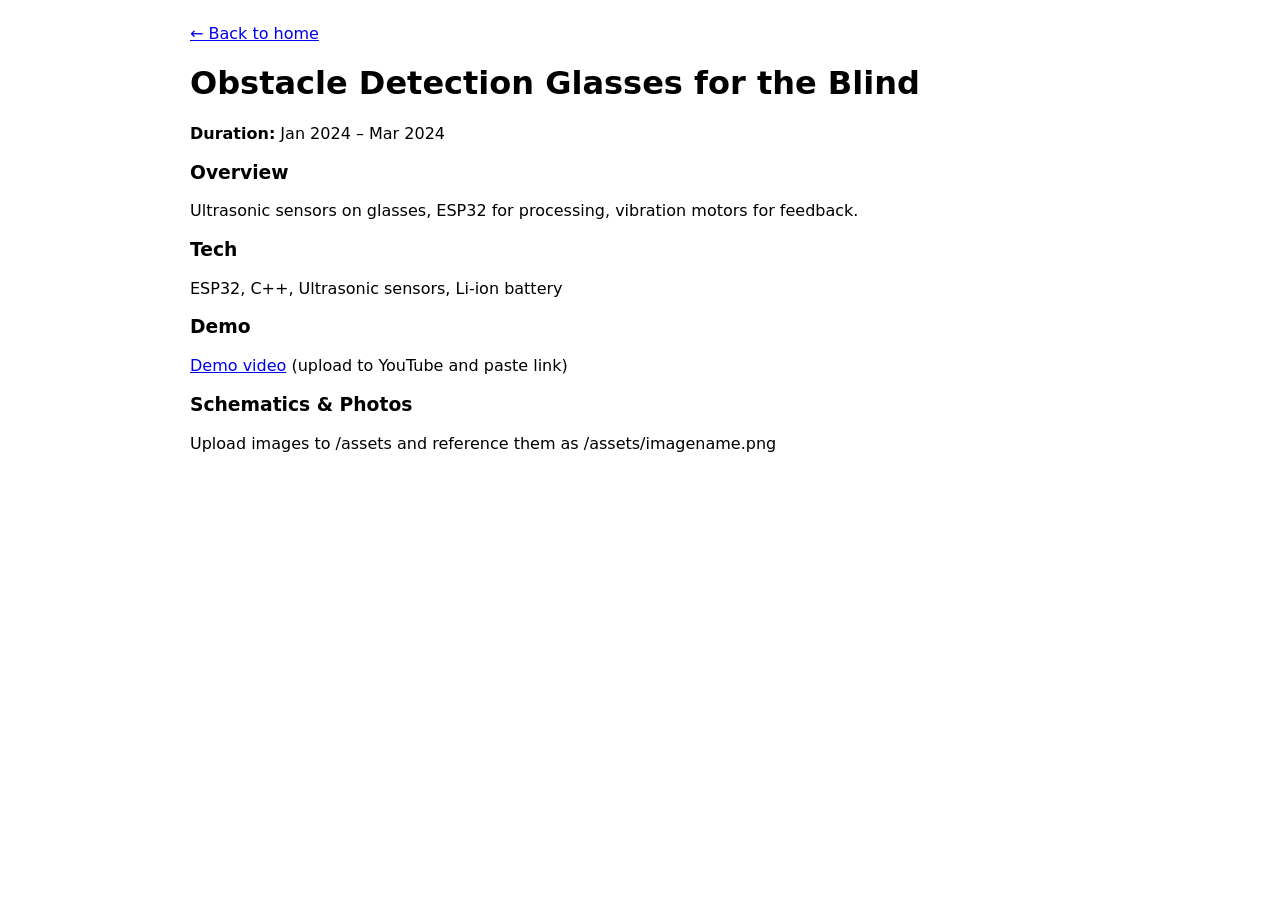
<file: projects/obstacle-glasses.html>
<!doctype html>
<html lang="en">
<head><meta charset="utf-8"><meta name="viewport" content="width=device-width,initial-scale=1"><title>Obstacle Detection Glasses</title></head>
<body style="font-family:system-ui,Arial,Helvetica;max-width:900px;margin:24px auto;padding:0 18px">
  <a href="/">← Back to home</a>
  <h1>Obstacle Detection Glasses for the Blind</h1>
  <p><strong>Duration:</strong> Jan 2024 – Mar 2024</p>
  <h3>Overview</h3>
  <p>Ultrasonic sensors on glasses, ESP32 for processing, vibration motors for feedback.</p>
  <h3>Tech</h3>
  <p>ESP32, C++, Ultrasonic sensors, Li-ion battery</p>
  <h3>Demo</h3>
  <p><a href="https://youtu.be/YOUR_VIDEO" target="_blank">Demo video</a> (upload to YouTube and paste link)</p>
  <h3>Schematics & Photos</h3>
  <p>Upload images to /assets and reference them as /assets/imagename.png</p>
</body>
</html>
</file>
<file: style.css>
/* ==========================================
   COMIC-BOOK PORTFOLIO — VEDANT BHANDARE
   Design System: Bold Pop-Art / Comic Book
   Colors: Cyan #00AEEF, Yellow #FFF200, Red #E61D24, Black #000
   Fonts: Bebas Neue (display) + Barlow Condensed (body)
   ========================================== */

@import url('https://fonts.googleapis.com/css2?family=Bebas+Neue&family=Barlow+Condensed:ital,wght@0,400;0,600;0,700;0,800;0,900;1,700&display=swap');

/* ---------- CSS VARIABLES ---------- */
:root {
    --comic-cyan: #00AEEF;
    --comic-yellow: #FFF200;
    --comic-red: #E61D24;
    --comic-black: #000000;
    --comic-dark: #0a0a0a;
    --comic-panel: #1a1a1a;
    --comic-border: #333333;
    --comic-white: #ffffff;
    --font-display: 'Bebas Neue', Impact, 'Arial Black', sans-serif;
    --font-body: 'Barlow Condensed', 'Arial Narrow', Arial, sans-serif;
    --clip-sm: polygon(0 0, calc(100% - 6px) 0, 100% 6px, 100% 100%, 6px 100%, 0 calc(100% - 6px));
    --clip-md: polygon(0 0, calc(100% - 10px) 0, 100% 10px, 100% 100%, 10px 100%, 0 calc(100% - 10px));
    --clip-lg: polygon(0 0, calc(100% - 14px) 0, 100% 14px, 100% 100%, 14px 100%, 0 calc(100% - 14px));
    --clip-xl: polygon(0 0, calc(100% - 16px) 0, 100% 16px, 100% 100%, 16px 100%, 0 calc(100% - 16px));
}

/* ---------- RESET ---------- */
*, *::before, *::after {
    margin: 0;
    padding: 0;
    box-sizing: border-box;
}

html {
    scroll-behavior: smooth;
}

body {
    font-family: var(--font-body);
    background: var(--comic-black);
    color: var(--comic-white);
    overflow-x: hidden;
    -webkit-font-smoothing: antialiased;
}

a {
    text-decoration: none;
    color: inherit;
}

ul {
    list-style: none;
}

img {
    max-width: 100%;
    display: block;
}

button {
    font-family: inherit;
    cursor: pointer;
    border: none;
    background: none;
}

input, textarea, select {
    font-family: var(--font-body);
}

/* ---------- SCROLLBAR ---------- */
::-webkit-scrollbar {
    width: 6px;
}
::-webkit-scrollbar-track {
    background: #000;
}
::-webkit-scrollbar-thumb {
    background: var(--comic-red);
    border-radius: 0;
}
::selection {
    background: var(--comic-red);
    color: var(--comic-yellow);
}

/* ==========================================
   NAVIGATION
   ========================================== */
.nav {
    position: fixed;
    top: 0;
    left: 0;
    right: 0;
    z-index: 100;
    background: rgba(0,0,0,0.1);
    border-bottom: 3px solid transparent;
    backdrop-filter: none;
    transition: all 0.35s ease;
    padding: 1rem 2rem;
}

.nav.scrolled {
    background: rgba(0,0,0,0.97);
    border-bottom-color: var(--comic-red);
    backdrop-filter: blur(14px);
}

.nav-inner {
    max-width: 1400px;
    margin: 0 auto;
    display: flex;
    align-items: center;
    justify-content: center;
}

.nav-logo {
    display: none;
}

.nav-logo-accent {
    color: var(--comic-yellow);
    text-shadow: -2px 0 var(--comic-red), 2px 0 var(--comic-cyan);
}

.nav-logo-text {
    color: var(--comic-white);
}

.nav-links {
    display: flex;
    align-items: center;
    justify-content: center;
    gap: 2.5rem;
    width: 100%;
}

.nav-link {
    font-family: var(--font-body);
    font-weight: 700;
    font-size: 1rem;
    letter-spacing: 0.18em;
    color: #fff;
    text-transform: uppercase;
    transition: color 0.2s;
    position: relative;
    padding: 0.25rem 0;
    background: none;
    border: none;
    cursor: pointer;
}

.nav-link:hover,
.nav-link.active {
    color: var(--comic-yellow);
}

.nav-link::after {
    content: '';
    position: absolute;
    bottom: 0;
    left: 0;
    right: 0;
    height: 2px;
    background: var(--comic-yellow);
    transform: scaleX(0);
    transition: transform 0.2s;
}

.nav-link:hover::after,
.nav-link.active::after {
    transform: scaleX(1);
}

.nav-cta {
    font-family: var(--font-display);
    font-size: 1rem;
    letter-spacing: 0.15em;
    padding: 0.6rem 2rem;
    background: var(--comic-yellow);
    color: #000;
    border: none;
    clip-path: var(--clip-md);
    cursor: pointer;
    box-shadow: 4px 4px 0 var(--comic-red);
    transition: transform 0.15s, box-shadow 0.15s;
    display: inline-block;
    text-align: center;
}

.nav-cta:hover {
    transform: translate(-2px, -2px);
    box-shadow: 6px 6px 0 var(--comic-red);
}

.nav-toggle {
    display: none;
    flex-direction: column;
    gap: 5px;
    cursor: pointer;
    padding: 0.25rem;
    background: none;
    border: none;
}

.nav-toggle span {
    display: block;
    width: 28px;
    height: 2px;
    background: var(--comic-yellow);
    transition: all 0.3s;
}

.nav-mobile {
    display: none;
    background: #000;
    border-bottom: 3px solid var(--comic-red);
    padding: 1.5rem 2rem;
    flex-direction: column;
}

.nav-mobile.open {
    display: flex;
}

.nav-mobile a {
    font-family: var(--font-body);
    font-weight: 700;
    font-size: 1.5rem;
    letter-spacing: 0.2em;
    color: var(--comic-yellow);
    text-transform: uppercase;
    padding: 1rem 0;
    border-bottom: 1px solid rgba(255,242,0,0.12);
}

.nav-mobile a:last-child {
    border-bottom: none;
}

/* ==========================================
   HERO SECTION
   ========================================== */
.hero {
    min-height: 100vh;
    background: var(--comic-cyan);
    position: relative;
    overflow: hidden;
    display: flex;
    align-items: center;
    justify-content: center;
}

.hero-halftone {
    position: absolute;
    inset: 0;
    background-image: radial-gradient(circle, rgba(0,0,0,0.18) 1.5px, transparent 1.5px);
    background-size: 22px 22px;
    z-index: 1;
    pointer-events: none;
}

.hero-speed-lines {
    position: absolute;
    inset: 0;
    z-index: 2;
    opacity: 0.1;
    pointer-events: none;
}

.hero-panel-border {
    position: absolute;
    inset: 0;
    z-index: 3;
    pointer-events: none;
    border: 8px solid rgba(0,0,0,0.08);
}

/* Decorative elements */
.hero-diamond-1 {
    position: absolute;
    top: 8%;
    right: 6%;
    z-index: 4;
    animation: rotateCW 20s linear infinite;
}

.hero-diamond-2 {
    position: absolute;
    bottom: 12%;
    left: 4%;
    z-index: 4;
    animation: rotateCCW 15s linear infinite;
}

.hero-star {
    position: absolute;
    top: 18%;
    left: 7%;
    z-index: 4;
    animation: pulseStar 2s ease-in-out infinite;
}

.hero-zigzag {
    position: absolute;
    bottom: 20%;
    right: 5%;
    z-index: 4;
    opacity: 0.9;
}

.hero-circle-1 {
    position: absolute;
    bottom: -80px;
    right: -80px;
    width: 320px;
    height: 320px;
    border-radius: 50%;
    border: 40px solid rgba(0,0,0,0.08);
    z-index: 2;
}

.hero-circle-2 {
    position: absolute;
    bottom: -40px;
    right: -40px;
    width: 220px;
    height: 220px;
    border-radius: 50%;
    border: 30px solid rgba(0,0,0,0.06);
    z-index: 2;
}

/* Hero content */
.hero-content {
    position: relative;
    z-index: 10;
    text-align: center;
    padding: 7rem 2rem 4rem;
    max-width: 1100px;
    width: 100%;
}

.hero-eyebrow {
    display: flex;
    align-items: center;
    justify-content: center;
    gap: 1rem;
    margin-bottom: 1.5rem;
}

.hero-eyebrow-line {
    display: inline-block;
    width: 40px;
    height: 3px;
    background: #000;
}

.hero-eyebrow-text {
    font-family: var(--font-body);
    font-weight: 700;
    font-size: 1rem;
    letter-spacing: 0.35em;
    color: #000;
    text-transform: uppercase;
}

.hero-title-main {
    font-family: var(--font-display);
    font-size: clamp(4.5rem, 14vw, 13rem);
    line-height: 0.88;
    color: #000;
    letter-spacing: 0.02em;
    display: block;
}

.hero-title-accent {
    font-family: var(--font-display);
    font-size: clamp(4.5rem, 14vw, 13rem);
    line-height: 0.88;
    color: var(--comic-yellow);
    letter-spacing: 0.02em;
    -webkit-text-stroke: 3px #000;
    filter: drop-shadow(-5px 3px 0 rgba(230,29,36,0.7)) drop-shadow(5px -3px 0 rgba(0,60,100,0.5));
    display: block;
}

.hero-subtitle {
    font-family: var(--font-body);
    font-weight: 600;
    font-size: clamp(1rem, 2.5vw, 1.35rem);
    color: #000;
    max-width: 580px;
    margin: 2rem auto 2.5rem;
    letter-spacing: 0.04em;
    line-height: 1.5;
}

.hero-cta-group {
    display: flex;
    gap: 1.5rem;
    justify-content: center;
    flex-wrap: wrap;
}

.hero-btn-primary {
    font-family: var(--font-display);
    font-size: 1.2rem;
    letter-spacing: 0.15em;
    padding: 1rem 3rem;
    background: #000;
    color: var(--comic-yellow);
    border: none;
    clip-path: var(--clip-lg);
    cursor: pointer;
    box-shadow: 6px 6px 0 rgba(0,0,0,0.35);
    transition: transform 0.12s, box-shadow 0.12s;
}

.hero-btn-primary:hover {
    transform: translate(-3px, -3px);
    box-shadow: 9px 9px 0 rgba(0,0,0,0.35);
}

.hero-btn-secondary {
    font-family: var(--font-display);
    font-size: 1.2rem;
    letter-spacing: 0.15em;
    padding: 1rem 3rem;
    background: transparent;
    color: #000;
    border: 4px solid #000;
    clip-path: var(--clip-lg);
    cursor: pointer;
    box-shadow: 6px 6px 0 rgba(0,0,0,0.3);
    transition: transform 0.12s, box-shadow 0.12s;
}

.hero-btn-secondary:hover {
    transform: translate(-3px, -3px);
    box-shadow: 9px 9px 0 rgba(0,0,0,0.3);
}

.hero-stats {
    margin-top: 4rem;
    display: flex;
    justify-content: center;
    gap: 0;
    flex-wrap: wrap;
}

.hero-stat {
    padding: 1rem 2.5rem;
    text-align: center;
}

.hero-stat + .hero-stat {
    border-left: 2px solid rgba(0,0,0,0.2);
}

.hero-stat-num {
    font-family: var(--font-display);
    font-size: 2.5rem;
    color: #000;
    line-height: 1;
}

.hero-stat-label {
    font-family: var(--font-body);
    font-weight: 600;
    font-size: 0.85rem;
    letter-spacing: 0.2em;
    color: #000;
    text-transform: uppercase;
    opacity: 0.7;
}

.hero-scroll {
    position: absolute;
    bottom: 1.5rem;
    left: 50%;
    transform: translateX(-50%);
    z-index: 10;
    color: #000;
    animation: bounceDown 1.6s ease-in-out infinite;
}

.hero-scroll svg {
    width: 36px;
    height: 36px;
}

.hero-bottom-edge {
    position: absolute;
    bottom: 0;
    left: 0;
    right: 0;
    height: 6px;
    background: linear-gradient(90deg, #000 0%, var(--comic-red) 50%, #000 100%);
    z-index: 20;
}

/* ==========================================
   SVG DIVIDERS
   ========================================== */
.divider-ink {
    position: relative;
    height: 140px;
    overflow: hidden;
    background: #000;
    margin-top: -2px;
}

.divider-ink svg {
    width: 100%;
    height: 100%;
    display: block;
}

.divider-crack {
    position: relative;
    height: 90px;
    background: #000;
    overflow: hidden;
}

.divider-crack svg {
    width: 100%;
    height: 100%;
    display: block;
}

.divider-ink-dark {
    position: relative;
    height: 100px;
    overflow: hidden;
    background: #000;
}

.divider-ink-dark svg {
    width: 100%;
    height: 100%;
    display: block;
}

/* ==========================================
   SECTION COMMONS
   ========================================== */
.section {
    padding: 5rem 0;
    background: #000;
}

.container {
    max-width: 1400px;
    margin: 0 auto;
    padding: 0 2rem;
}

.section-label {
    display: flex;
    align-items: center;
    gap: 1rem;
    margin-bottom: 0.5rem;
}

.section-label-line {
    width: 60px;
    height: 4px;
}

.section-label-text {
    font-family: var(--font-body);
    font-weight: 700;
    font-size: 1rem;
    letter-spacing: 0.3em;
    text-transform: uppercase;
}

.section-title {
    font-family: var(--font-display);
    font-size: clamp(3rem, 8vw, 7rem);
    color: #fff;
    margin: 0 0 4rem;
    line-height: 0.9;
    letter-spacing: 0.02em;
}

.section-title-accent {
    color: var(--comic-yellow);
    -webkit-text-stroke: 2px #fff;
    text-shadow: -3px 0 var(--comic-red), 3px 0 var(--comic-cyan);
}

/* ==========================================
   ABOUT SECTION
   ========================================== */
.about-panels {
    display: grid;
    grid-template-columns: 2fr 1fr;
    gap: 0;
}

.about-main {
    border: 4px solid var(--comic-border);
    border-right: 2px solid var(--comic-border);
    padding: 3rem;
    position: relative;
    background: var(--comic-dark);
}

.about-panel-num {
    position: absolute;
    top: 1rem;
    right: 1rem;
    font-family: var(--font-display);
    font-size: 4rem;
    color: rgba(255,255,255,0.04);
    line-height: 1;
    user-select: none;
}

.about-heading {
    font-family: var(--font-display);
    font-size: clamp(3rem, 7vw, 6rem);
    color: #fff;
    margin: 0 0 0.25rem;
    line-height: 0.9;
    letter-spacing: 0.02em;
}

.about-heading-accent {
    font-family: var(--font-display);
    font-size: clamp(3rem, 7vw, 6rem);
    color: var(--comic-yellow);
    margin: 0 0 2rem;
    line-height: 0.9;
    letter-spacing: 0.02em;
    -webkit-text-stroke: 2px #fff;
    text-shadow: -3px 0 var(--comic-red), 3px 0 var(--comic-cyan);
}

.about-text {
    font-family: var(--font-body);
    font-weight: 400;
    font-size: 1.15rem;
    color: rgba(255,255,255,0.75);
    line-height: 1.65;
    margin-bottom: 1.5rem;
    max-width: 520px;
}

.tool-badges {
    display: flex;
    flex-wrap: wrap;
    gap: 0.6rem;
    margin-top: 2.5rem;
}

.tool-badge {
    font-family: var(--font-body);
    font-weight: 700;
    font-size: 0.8rem;
    letter-spacing: 0.12em;
    text-transform: uppercase;
    padding: 0.35rem 0.9rem;
    background: transparent;
    border: 2px solid;
    clip-path: var(--clip-sm);
    transition: background 0.2s, color 0.2s;
}

.tool-badge:hover {
    background: rgba(255,255,255,0.08);
}

/* About stats column */
.about-stats-col {
    display: flex;
    flex-direction: column;
}

.stat-panel {
    border: 4px solid var(--comic-border);
    border-left: 2px solid var(--comic-border);
    padding: 2.5rem 2rem;
    background: var(--comic-dark);
    flex: 1;
    display: flex;
    flex-direction: column;
    justify-content: center;
    position: relative;
    overflow: hidden;
}

.stat-panel + .stat-panel {
    border-top: 2px solid var(--comic-border);
}

.stat-panel:first-child {
    border-top: 4px solid var(--comic-border);
}

.stat-watermark {
    position: absolute;
    right: 1rem;
    bottom: -0.5rem;
    font-family: var(--font-display);
    font-size: 6rem;
    color: rgba(255,255,255,0.03);
    line-height: 1;
    user-select: none;
}

.stat-num {
    font-family: var(--font-display);
    font-size: 4.5rem;
    line-height: 0.9;
    letter-spacing: -0.02em;
}

.stat-label {
    font-family: var(--font-body);
    font-weight: 700;
    font-size: 1rem;
    letter-spacing: 0.15em;
    color: #fff;
    text-transform: uppercase;
    margin-top: 0.25rem;
    opacity: 0.8;
}

.stat-corner {
    position: absolute;
    top: 0;
    left: 0;
    width: 0;
    height: 0;
    border-style: solid;
    border-width: 24px 24px 0 0;
}

/* About quote panel */
.about-quote {
    border: 4px solid var(--comic-red);
    border-left: 2px solid var(--comic-red);
    border-top: 2px solid var(--comic-red);
    padding: 2rem;
    background: #100000;
    flex: 1;
    display: flex;
    align-items: center;
    position: relative;
    overflow: hidden;
}

.about-quote-mark {
    position: absolute;
    top: -10px;
    left: 1rem;
    font-family: var(--font-display);
    font-size: 8rem;
    color: rgba(230,29,36,0.08);
    line-height: 1;
    user-select: none;
}

.about-quote-text {
    font-family: var(--font-body);
    font-weight: 700;
    font-size: 1.05rem;
    color: #fff;
    line-height: 1.55;
    font-style: italic;
    position: relative;
    z-index: 1;
    letter-spacing: 0.02em;
}

/* ==========================================
   SKILLS SECTION
   ========================================== */
.skills-grid {
    display: grid;
    grid-template-columns: 1fr 1fr;
    gap: 5rem;
}

.skill-bars {
    display: flex;
    flex-direction: column;
    gap: 1.8rem;
}

.skill-bar-header {
    display: flex;
    justify-content: space-between;
    align-items: baseline;
    margin-bottom: 0.5rem;
}

.skill-bar-name {
    font-family: var(--font-body);
    font-weight: 700;
    font-size: 1.1rem;
    letter-spacing: 0.1em;
    text-transform: uppercase;
    color: #fff;
}

.skill-bar-pct {
    font-family: var(--font-display);
    font-size: 1.3rem;
    letter-spacing: 0.05em;
}

.skill-track {
    height: 8px;
    background: var(--comic-panel);
    border: 1px solid var(--comic-border);
    position: relative;
    clip-path: var(--clip-sm);
}

.skill-fill {
    height: 100%;
    width: 0;
    position: relative;
    transition: width 1.2s ease-out;
}

.skill-fill.animate {
    /* width set via inline style */
}

.skill-fill-shimmer {
    position: absolute;
    right: 0;
    top: 0;
    bottom: 0;
    width: 20px;
}

.skill-desc {
    font-family: var(--font-body);
    font-weight: 400;
    font-size: 0.85rem;
    letter-spacing: 0.04em;
    color: rgba(255,255,255,0.4);
    margin-top: 0.3rem;
}

/* Services / capability cards */
.services-col {
    display: flex;
    flex-direction: column;
    gap: 1.2rem;
}

.services-heading {
    font-family: var(--font-body);
    font-weight: 700;
    font-size: 1rem;
    letter-spacing: 0.3em;
    text-transform: uppercase;
    color: var(--comic-red);
    margin-bottom: 0.5rem;
}

.service-card {
    border: 2px solid #1e1e1e;
    border-left: 4px solid var(--comic-red);
    padding: 1.5rem;
    background: #080808;
    position: relative;
    transition: border-color 0.2s, background 0.2s;
}

.service-card:hover {
    border-color: var(--comic-red);
    background: #100505;
}

.service-card-inner {
    display: flex;
    align-items: flex-start;
    gap: 1rem;
}

.service-icon {
    font-size: 1.8rem;
    line-height: 1;
}

.service-title {
    font-family: var(--font-display);
    font-size: 1.5rem;
    color: var(--comic-yellow);
    margin: 0 0 0.4rem;
    letter-spacing: 0.05em;
}

.service-desc {
    font-family: var(--font-body);
    font-weight: 400;
    font-size: 0.95rem;
    color: rgba(255,255,255,0.6);
    margin: 0;
    line-height: 1.55;
    letter-spacing: 0.03em;
}

.service-corner {
    position: absolute;
    bottom: 0;
    right: 0;
    width: 0;
    height: 0;
    border-style: solid;
    border-width: 0 0 18px 18px;
    border-color: transparent transparent var(--comic-red) transparent;
}

.skills-cta-banner {
    margin-top: 1rem;
    padding: 1.5rem;
    background: linear-gradient(135deg, var(--comic-red) 0%, #8B0000 100%);
    border: 3px solid var(--comic-red);
    clip-path: var(--clip-xl);
    text-align: center;
}

.skills-cta-title {
    font-family: var(--font-display);
    font-size: 1.4rem;
    letter-spacing: 0.1em;
    color: var(--comic-yellow);
    margin: 0;
}

.skills-cta-sub {
    font-family: var(--font-body);
    font-weight: 600;
    font-size: 0.9rem;
    letter-spacing: 0.1em;
    color: rgba(255,255,255,0.8);
    margin: 0.3rem 0 0;
    text-transform: uppercase;
}

/* ==========================================
   PROJECTS / GALLERY SECTION
   ========================================== */
.gallery-header {
    margin-bottom: 3rem;
}

.gallery-grid {
    display: grid;
    grid-template-columns: repeat(2, 1fr);
    gap: 10px;
}

.gallery-item {
    position: relative;
    overflow: hidden;
    border: 3px solid var(--comic-panel);
    cursor: pointer;
    min-height: 280px;
    display: block;
}

.gallery-item.featured {
    grid-column: span 2;
    min-height: 380px;
}

.gallery-item-visual {
    width: 100%;
    height: 100%;
    position: absolute;
    inset: 0;
}

.gallery-item-img {
    width: 100%;
    height: 100%;
    object-fit: cover;
    display: block;
    transition: transform 0.45s ease;
    filter: grayscale(0.2);
}

.gallery-item:hover .gallery-item-img {
    transform: scale(1.1);
    filter: grayscale(0);
}

.gallery-item-overlay {
    position: absolute;
    inset: 0;
    background: linear-gradient(160deg, rgba(230,29,36,0.92) 0%, rgba(0,0,0,0.96) 100%);
    display: flex;
    flex-direction: column;
    justify-content: flex-end;
    padding: 1.5rem;
    opacity: 0;
    transition: opacity 0.3s ease;
}

.gallery-item:hover .gallery-item-overlay {
    opacity: 1;
}

.gallery-item-category {
    font-family: var(--font-body);
    font-weight: 700;
    font-size: 0.75rem;
    letter-spacing: 0.25em;
    color: var(--comic-yellow);
    text-transform: uppercase;
    margin-bottom: 0.4rem;
}

.gallery-item-title {
    font-family: var(--font-display);
    font-size: 1.9rem;
    color: #fff;
    margin: 0 0 0.2rem;
    letter-spacing: 0.03em;
    line-height: 1;
}

.gallery-item-subtitle {
    font-family: var(--font-body);
    font-size: 0.9rem;
    color: rgba(255,255,255,0.65);
    margin: 0 0 0.5rem;
    letter-spacing: 0.04em;
}

.gallery-item-tags {
    display: flex;
    flex-wrap: wrap;
    gap: 0.4rem;
    margin-bottom: 1rem;
}

.gallery-item-tag {
    font-family: var(--font-body);
    font-weight: 600;
    font-size: 0.7rem;
    letter-spacing: 0.1em;
    text-transform: uppercase;
    padding: 0.2rem 0.5rem;
    background: rgba(255,255,255,0.1);
    color: rgba(255,255,255,0.8);
    border: 1px solid rgba(255,255,255,0.15);
}

.gallery-item-link {
    display: inline-flex;
    align-items: center;
    gap: 0.4rem;
    font-family: var(--font-display);
    font-size: 0.85rem;
    letter-spacing: 0.18em;
    padding: 0.45rem 1.1rem;
    background: var(--comic-yellow);
    color: #000;
    clip-path: var(--clip-sm);
    align-self: flex-start;
    transition: transform 0.12s;
}

.gallery-item-link:hover {
    transform: translate(-2px, -2px);
}

.gallery-item-corner {
    position: absolute;
    top: 0;
    right: 0;
    width: 0;
    height: 0;
    border-style: solid;
    border-width: 0 28px 28px 0;
    border-color: transparent var(--comic-red) transparent transparent;
    transition: opacity 0.25s ease;
}

.gallery-item:hover .gallery-item-corner {
    opacity: 0;
}

.gallery-bottom-cta {
    text-align: center;
    margin-top: 3.5rem;
}

.gallery-bottom-text {
    font-family: var(--font-body);
    font-weight: 600;
    font-size: 1.1rem;
    color: rgba(255,255,255,0.5);
    letter-spacing: 0.08em;
    margin-bottom: 1.5rem;
}

.gallery-bottom-btn {
    font-family: var(--font-display);
    font-size: 1.15rem;
    letter-spacing: 0.15em;
    padding: 1rem 3rem;
    background: var(--comic-red);
    color: #fff;
    border: none;
    clip-path: var(--clip-lg);
    cursor: pointer;
    box-shadow: 6px 6px 0 rgba(230,29,36,0.3);
    transition: transform 0.12s, box-shadow 0.12s;
    display: inline-block;
}

.gallery-bottom-btn:hover {
    transform: translate(-3px, -3px);
    box-shadow: 9px 9px 0 rgba(230,29,36,0.3);
}

/* ==========================================
   CERTIFICATES SECTION
   ========================================== */
.certs-section {
    padding: 5rem 0;
    background: #000;
}

.certs-list {
    display: flex;
    flex-direction: column;
    gap: 0;
}

.cert-item {
    display: block;
    border: 3px solid var(--comic-border);
    background: var(--comic-dark);
    padding: 2rem 2.5rem;
    transition: border-color 0.2s, background 0.2s, transform 0.2s;
    position: relative;
    overflow: hidden;
}

.cert-item + .cert-item {
    border-top: none;
}

.cert-item:hover {
    border-color: var(--comic-red);
    background: #100505;
    transform: translateX(8px);
}

.cert-inner {
    display: flex;
    align-items: center;
    gap: 2rem;
}

.cert-number {
    font-family: var(--font-display);
    font-size: 3rem;
    background: linear-gradient(135deg, var(--comic-yellow), var(--comic-red));
    -webkit-background-clip: text;
    -webkit-text-fill-color: transparent;
    background-clip: text;
    line-height: 1;
    flex-shrink: 0;
}

.cert-details {
    flex: 1;
}

.cert-name {
    font-family: var(--font-display);
    font-size: 1.5rem;
    color: #fff;
    letter-spacing: 0.05em;
    display: block;
    margin-bottom: 0.2rem;
}

.cert-issuer {
    font-family: var(--font-body);
    font-weight: 600;
    font-size: 0.9rem;
    letter-spacing: 0.15em;
    color: rgba(255,255,255,0.4);
    text-transform: uppercase;
    display: block;
}

.cert-arrow {
    font-family: var(--font-display);
    font-size: 2rem;
    color: rgba(255,255,255,0.3);
    transition: color 0.2s, transform 0.2s;
    flex-shrink: 0;
}

.cert-item:hover .cert-arrow {
    color: var(--comic-cyan);
    transform: translateX(8px);
}

/* Corner accent on cert items */
.cert-item::before {
    content: '';
    position: absolute;
    top: 0;
    left: 0;
    width: 0;
    height: 0;
    border-style: solid;
    border-width: 20px 20px 0 0;
    border-color: var(--comic-red) transparent transparent transparent;
    opacity: 0;
    transition: opacity 0.2s;
}

.cert-item:hover::before {
    opacity: 1;
}

/* ==========================================
   CONTACT SECTION
   ========================================== */
.contact-section {
    background: #000;
    padding: 5rem 0 0;
}

.contact-accent-bar {
    height: 4px;
    background: linear-gradient(90deg, var(--comic-red), var(--comic-yellow), var(--comic-cyan), var(--comic-red));
    background-size: 200% 100%;
    animation: gradientSlide 4s linear infinite;
    margin-bottom: 0;
}

.contact-header {
    margin-bottom: 4rem;
}

.contact-heading {
    font-family: var(--font-display);
    font-size: clamp(2.5rem, 7vw, 6.5rem);
    color: #fff;
    margin: 0 0 1rem;
    line-height: 0.88;
    letter-spacing: 0.01em;
}

.contact-desc {
    font-family: var(--font-body);
    font-weight: 400;
    font-size: 1.15rem;
    color: rgba(255,255,255,0.55);
    max-width: 560px;
    line-height: 1.6;
    letter-spacing: 0.03em;
}

.contact-grid {
    display: grid;
    grid-template-columns: 1fr 1fr;
    gap: 4rem;
    align-items: start;
}

/* Contact form */
.contact-form {
    display: flex;
    flex-direction: column;
    gap: 1.4rem;
}

.form-row {
    display: grid;
    grid-template-columns: 1fr 1fr;
    gap: 1rem;
}

.form-label {
    font-family: var(--font-body);
    font-weight: 700;
    font-size: 0.85rem;
    letter-spacing: 0.2em;
    text-transform: uppercase;
    color: var(--comic-red);
    display: block;
    margin-bottom: 0.45rem;
}

.form-input {
    font-family: var(--font-body);
    font-weight: 600;
    font-size: 1rem;
    letter-spacing: 0.05em;
    width: 100%;
    padding: 0.9rem 1.2rem;
    background: var(--comic-dark);
    color: #fff;
    border: 2px solid #2a2a2a;
    outline: none;
    transition: border-color 0.2s;
    clip-path: var(--clip-md);
}

.form-input::placeholder {
    color: rgba(255,255,255,0.25);
}

.form-input:focus {
    border-color: var(--comic-red);
}

.form-textarea {
    resize: vertical;
    min-height: 130px;
}

.form-select {
    appearance: none;
    cursor: pointer;
}

.form-select option {
    background: var(--comic-dark);
}

.form-submit {
    font-family: var(--font-display);
    font-size: 1.3rem;
    letter-spacing: 0.15em;
    padding: 1.1rem 3rem;
    background: var(--comic-red);
    color: #fff;
    border: none;
    clip-path: var(--clip-lg);
    cursor: pointer;
    display: flex;
    align-items: center;
    justify-content: center;
    gap: 0.75rem;
    box-shadow: 6px 6px 0 rgba(230,29,36,0.3);
    transition: transform 0.12s, box-shadow 0.12s, background 0.3s;
    width: 100%;
}

.form-submit:hover {
    transform: translate(-2px, -2px);
    box-shadow: 8px 8px 0 rgba(230,29,36,0.3);
}

.form-submit.sent {
    background: #1a8a00;
    box-shadow: 6px 6px 0 rgba(26,138,0,0.3);
}

.form-submit svg {
    width: 18px;
    height: 18px;
}

/* Contact info */
.contact-info {
    display: flex;
    flex-direction: column;
    gap: 2rem;
}

.contact-direct {
    border: 2px solid #1e1e1e;
    border-left: 4px solid var(--comic-yellow);
    padding: 2rem;
    background: #080808;
}

.contact-direct-title {
    font-family: var(--font-display);
    font-size: 1.8rem;
    color: var(--comic-yellow);
    margin: 0 0 1.5rem;
    letter-spacing: 0.05em;
}

.contact-direct-items {
    display: flex;
    flex-direction: column;
    gap: 1rem;
}

.contact-direct-item {
    display: flex;
    align-items: center;
    gap: 1rem;
}

.contact-direct-icon {
    color: var(--comic-red);
    flex-shrink: 0;
}

.contact-direct-icon svg {
    width: 18px;
    height: 18px;
}

.contact-direct-label {
    font-family: var(--font-body);
    font-weight: 700;
    font-size: 0.75rem;
    letter-spacing: 0.2em;
    text-transform: uppercase;
    color: rgba(255,255,255,0.4);
}

.contact-direct-value {
    font-family: var(--font-body);
    font-weight: 600;
    font-size: 1.05rem;
    color: #fff;
    letter-spacing: 0.03em;
}

/* Social links */
.social-title {
    font-family: var(--font-display);
    font-size: 1.8rem;
    color: #fff;
    margin: 0 0 1rem;
    letter-spacing: 0.05em;
}

.social-links {
    display: flex;
    flex-direction: column;
    gap: 0.7rem;
}

.social-link {
    display: flex;
    align-items: center;
    gap: 1rem;
    padding: 0.85rem 1.25rem;
    background: transparent;
    border: 2px solid #222;
    color: #fff;
    cursor: pointer;
    transition: border-color 0.2s, background 0.2s;
    clip-path: var(--clip-sm);
    text-align: left;
}

.social-link:hover {
    background: rgba(255,255,255,0.05);
}

.social-link-icon {
    flex-shrink: 0;
}

.social-link-icon svg {
    width: 20px;
    height: 20px;
}

.social-link-label {
    font-family: var(--font-body);
    font-weight: 700;
    font-size: 0.75rem;
    letter-spacing: 0.15em;
    text-transform: uppercase;
    color: rgba(255,255,255,0.4);
}

.social-link-handle {
    font-family: var(--font-body);
    font-weight: 700;
    font-size: 1rem;
    color: #fff;
    letter-spacing: 0.03em;
}

/* Availability badge */
.availability-badge {
    padding: 1.5rem;
    background: transparent;
    border: 2px solid var(--comic-red);
    clip-path: var(--clip-xl);
    display: flex;
    align-items: center;
    gap: 1rem;
}

.availability-dot {
    width: 14px;
    height: 14px;
    border-radius: 50%;
    background: #00ff88;
    flex-shrink: 0;
    box-shadow: 0 0 10px #00ff88;
    animation: pulseGreen 2s infinite;
}

.availability-title {
    font-family: var(--font-display);
    font-size: 1.2rem;
    color: var(--comic-yellow);
    letter-spacing: 0.08em;
}

.availability-sub {
    font-family: var(--font-body);
    font-weight: 600;
    font-size: 0.85rem;
    letter-spacing: 0.08em;
    color: rgba(255,255,255,0.5);
    text-transform: uppercase;
}

/* ==========================================
   FOOTER
   ========================================== */
.footer {
    background: #000;
    border-top: 2px solid var(--comic-panel);
    padding: 2rem;
    text-align: center;
    margin-top: 4rem;
}

.footer-inner {
    display: flex;
    align-items: center;
    justify-content: center;
    gap: 1.5rem;
    flex-wrap: wrap;
}

.footer-logo-accent {
    font-family: var(--font-display);
    font-size: 1.6rem;
    color: var(--comic-yellow);
    text-shadow: -1px 0 var(--comic-red), 1px 0 var(--comic-cyan);
    letter-spacing: 0.04em;
}

.footer-logo-text {
    font-family: var(--font-display);
    font-size: 1.6rem;
    color: #fff;
    letter-spacing: 0.04em;
}

.footer-copy {
    font-family: var(--font-body);
    font-weight: 600;
    font-size: 0.85rem;
    letter-spacing: 0.15em;
    color: rgba(255,255,255,0.3);
    text-transform: uppercase;
}

/* ==========================================
   KEYFRAME ANIMATIONS
   ========================================== */
@keyframes rotateCW {
    from { transform: rotate(0deg); }
    to { transform: rotate(360deg); }
}

@keyframes rotateCCW {
    from { transform: rotate(0deg); }
    to { transform: rotate(-360deg); }
}

@keyframes pulseStar {
    0%, 100% { transform: scale(1); }
    50% { transform: scale(1.15); }
}

@keyframes bounceDown {
    0%, 100% { transform: translateX(-50%) translateY(0); }
    50% { transform: translateX(-50%) translateY(10px); }
}

@keyframes pulseGreen {
    0%, 100% { opacity: 1; transform: scale(1); }
    50% { opacity: 0.7; transform: scale(1.2); }
}

@keyframes gradientSlide {
    0% { background-position: 0% 0%; }
    100% { background-position: 200% 0%; }
}

/* ==========================================
   SCROLL REVEAL
   ========================================== */
.reveal {
    opacity: 0;
    transform: translateY(40px);
    transition: opacity 0.7s cubic-bezier(.22,1,.36,1), transform 0.7s cubic-bezier(.22,1,.36,1);
}

.reveal.active {
    opacity: 1;
    transform: translateY(0);
}

.reveal-delay-1 { transition-delay: 0.1s; }
.reveal-delay-2 { transition-delay: 0.2s; }
.reveal-delay-3 { transition-delay: 0.3s; }
.reveal-delay-4 { transition-delay: 0.4s; }

.reveal-left {
    opacity: 0;
    transform: translateX(-40px);
    transition: opacity 0.7s cubic-bezier(.22,1,.36,1), transform 0.7s cubic-bezier(.22,1,.36,1);
}

.reveal-left.active {
    opacity: 1;
    transform: translateX(0);
}

.reveal-right {
    opacity: 0;
    transform: translateX(40px);
    transition: opacity 0.7s cubic-bezier(.22,1,.36,1), transform 0.7s cubic-bezier(.22,1,.36,1);
}

.reveal-right.active {
    opacity: 1;
    transform: translateX(0);
}

/* ==========================================
   RESPONSIVE — TABLET (max-width: 1024px)
   ========================================== */
@media (max-width: 1024px) {
    .about-panels {
        grid-template-columns: 1fr;
    }

    .about-main {
        border-right: 4px solid var(--comic-border);
    }

    .stat-panel {
        border-left: 4px solid var(--comic-border);
    }

    .stat-panel:first-child {
        border-top: none;
    }

    .about-quote {
        border-left: 4px solid var(--comic-red);
        border-top: none;
    }

    .skills-grid {
        grid-template-columns: 1fr;
        gap: 3rem;
    }

    .contact-grid {
        grid-template-columns: 1fr;
        gap: 3rem;
    }
}

/* ==========================================
   RESPONSIVE — MOBILE (max-width: 768px)
   ========================================== */
@media (max-width: 768px) {
    .nav-links {
        display: none;
    }

    .nav-cta {
        display: none;
    }

    .nav-toggle {
        display: flex;
    }

    .hero-content {
        padding: 6rem 1.5rem 3rem;
    }

    .hero-title-main,
    .hero-title-accent {
        font-size: clamp(3rem, 15vw, 6rem);
    }

    .hero-stats {
        flex-direction: column;
        gap: 0;
    }

    .hero-stat + .hero-stat {
        border-left: none;
        border-top: 1px solid rgba(0,0,0,0.15);
    }

    .hero-diamond-1 {
        top: 5%;
        right: 3%;
    }

    .hero-diamond-1 svg {
        width: 60px;
        height: 60px;
    }

    .hero-diamond-2 {
        bottom: 8%;
        left: 2%;
    }

    .hero-diamond-2 svg {
        width: 40px;
        height: 40px;
    }

    .hero-star svg {
        width: 50px;
        height: 50px;
    }

    .hero-circle-1,
    .hero-circle-2 {
        display: none;
    }

    .about-panels {
        grid-template-columns: 1fr;
    }

    .about-main {
        padding: 2rem 1.5rem;
        border: 3px solid var(--comic-border);
    }

    .about-heading,
    .about-heading-accent {
        font-size: clamp(2.5rem, 10vw, 4rem);
    }

    .gallery-grid {
        grid-template-columns: 1fr;
    }

    .gallery-item.featured {
        grid-column: span 1;
    }

    .gallery-item {
        min-height: 250px;
    }

    .section-title {
        font-size: clamp(2.5rem, 10vw, 5rem);
        margin-bottom: 2.5rem;
    }

    .form-row {
        grid-template-columns: 1fr;
    }

    .cert-inner {
        gap: 1rem;
    }

    .cert-number {
        font-size: 2rem;
    }

    .cert-name {
        font-size: 1.2rem;
    }

    .cert-item {
        padding: 1.5rem;
    }

    .container {
        padding: 0 1.25rem;
    }

    .nav {
        padding: 0.75rem 1.25rem;
    }

    .contact-heading {
        font-size: clamp(2rem, 8vw, 4rem);
    }

    .divider-ink {
        height: 80px;
    }

    .divider-crack {
        height: 50px;
    }

    .divider-ink-dark {
        height: 60px;
    }
}

/* ==========================================
   RESPONSIVE — SMALL MOBILE (max-width: 480px)
   ========================================== */
@media (max-width: 480px) {
    .hero-cta-group {
        flex-direction: column;
        align-items: center;
    }

    .hero-btn-primary,
    .hero-btn-secondary {
        width: 100%;
        text-align: center;
    }

    .about-main {
        padding: 1.5rem 1rem;
    }

    .tool-badges {
        gap: 0.4rem;
    }

    .tool-badge {
        font-size: 0.7rem;
        padding: 0.25rem 0.6rem;
    }

    .service-card {
        padding: 1rem;
    }

    .footer-inner {
        flex-direction: column;
        gap: 0.5rem;
    }
}
</file>
